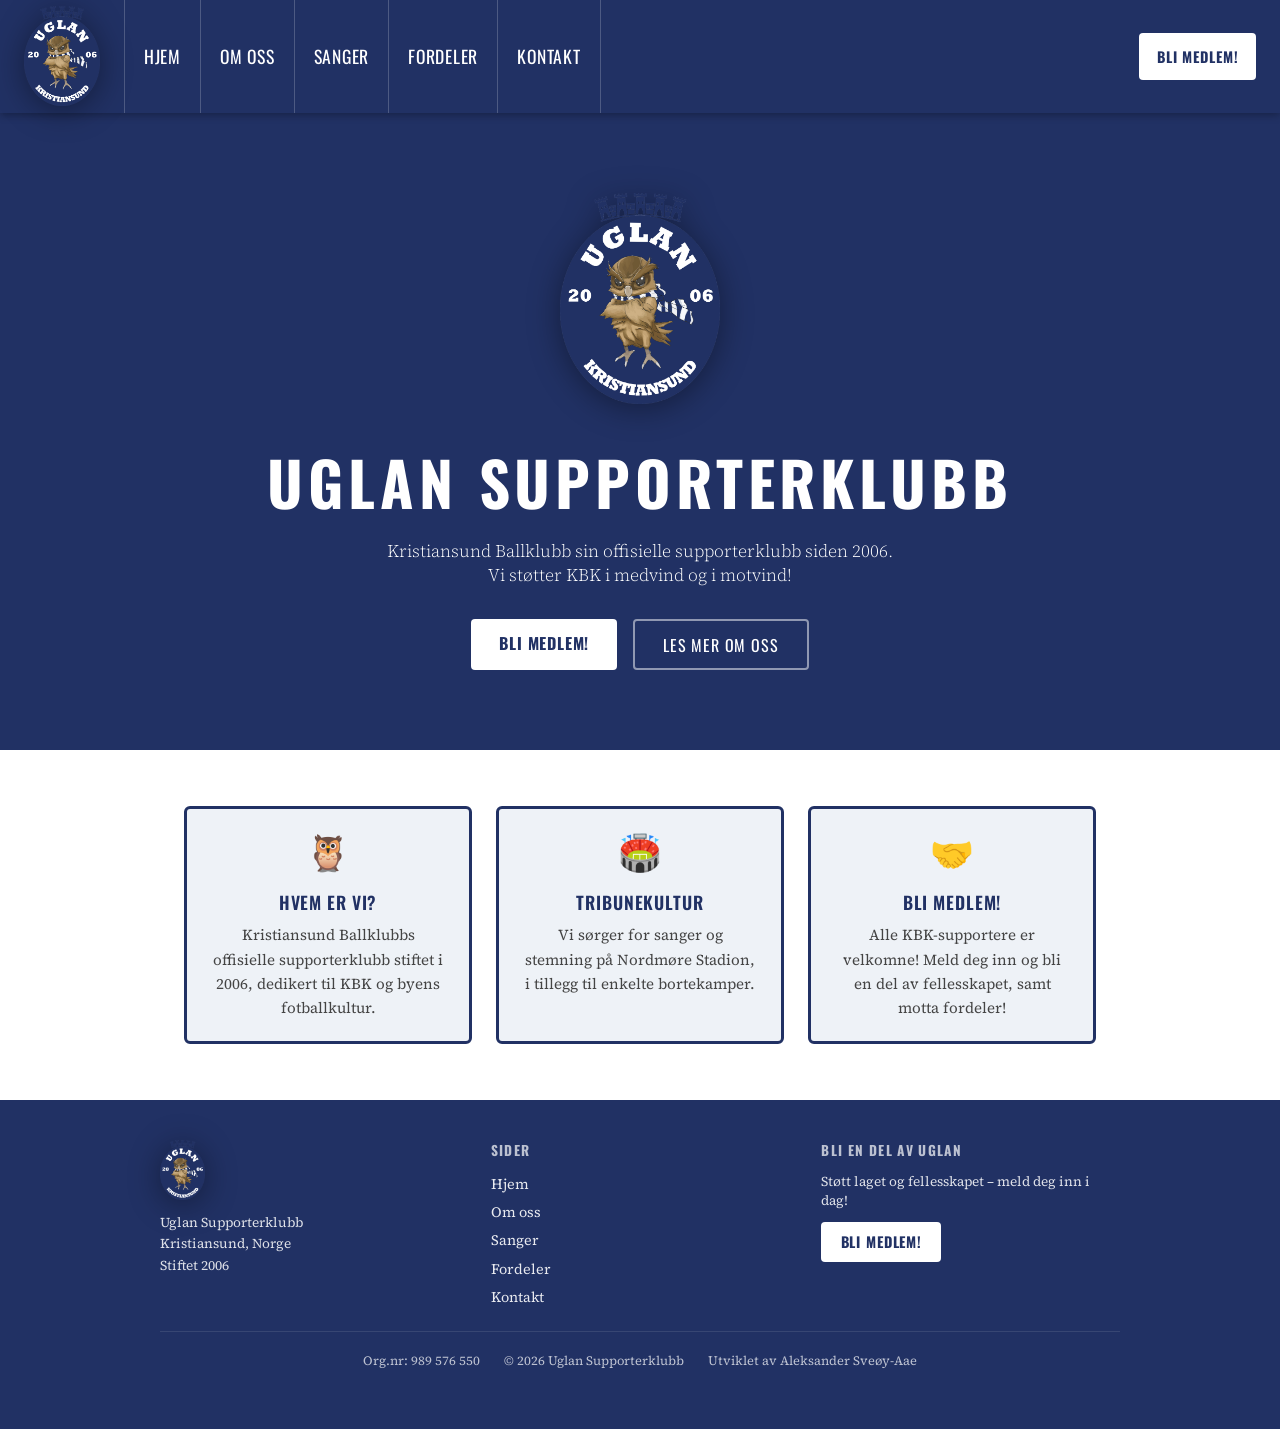
<file: index.html>
<!DOCTYPE html>
<html lang="no">
<head>
  <meta charset="UTF-8" />
  <meta name="viewport" content="width=device-width, initial-scale=1.0" />
  <title>Uglan Supporterklubb</title>
  <meta name="description" content="Uglan Supporterklubb – offisiell supporterklubb for Kristiansund BK siden 2006." />
  <link rel="apple-touch-icon" sizes="180x180" href="/apple-touch-icon.png">
  <link rel="icon" type="image/png" sizes="32x32" href="/favicon-32x32.png">
  <link rel="icon" type="image/png" sizes="16x16" href="/favicon-16x16.png">
  <link rel="manifest" href="/site.webmanifest">
  <link rel="stylesheet" href="css/style.css" />
</head>
<body>
  <!-- NAVBAR -->
  <nav class="navbar">
    <div class="nav-logo-container">
      <a class="nav-logo" href="index.html">
        <img src="img/logo.png" alt="Uglan logo" />

      </a>
    </div>
    <ul class="nav-links">
      <li><a href="index.html">Hjem</a></li>
      <li><a href="pages/om-oss.html">Om oss</a></li>
      <li><a href="pages/sanger.html">Sanger</a></li>
      <li><a href="pages/fordeler.html">Fordeler</a></li>
      <li><a href="pages/kontakt.html">Kontakt</a></li>
    </ul>
    <div class="nav-member">
      <a href="https://club.spond.com/landing/signup/uglansk/form/C18963B2721E4F938F3364AB05FD30AA" target="_blank" class="btn-member">Bli medlem!</a>
    </div>
    <button class="hamburger" id="hamburger" aria-label="Meny" aria-expanded="false">
      <span></span><span></span><span></span>
    </button>

    <!-- MOBIL-MENY -->
    <nav class="nav-mobile" id="nav-mobile" aria-label="Mobilmeny">
      <a href="index.html">Hjem</a>
      <a href="pages/om-oss.html">Om oss</a>
      <a href="pages/sanger.html">Sanger</a>
      <a href="pages/fordeler.html">Fordeler</a>
      <a href="pages/kontakt.html">Kontakt</a>
    </nav>
  </nav>
  <!-- MAIN CONTENT -->
  <main>
    <!-- HERO -->
    <section class="hero">
      <img class="hero-logo" src="img/logo.png" alt="Uglan Supporterklubb logo" />
      <h1>UGLAN SUPPORTERKLUBB</h1>
      <p>Kristiansund Ballklubb sin offisielle supporterklubb siden 2006.<br>Vi støtter KBK i medvind og i motvind!</p>
      <div class="hero-actions">
        <a href="https://club.spond.com/landing/signup/uglansk/form/C18963B2721E4F938F3364AB05FD30AA" target="_blank" class="btn-primary">Bli medlem!</a>
        <a href="pages/om-oss.html" class="btn-secondary">Les mer om oss</a>
      </div>
    </section>

    <!-- INFOKORT -->
    <div class="cards">
      <div class="card">
        <div class="card-icon">🦉</div>
        <h3>Hvem er vi?</h3>
        <p>Kristiansund Ballklubbs offisielle supporterklubb stiftet i 2006, dedikert til KBK og byens fotballkultur.</p>
      </div>
      <div class="card">
        <div class="card-icon">🏟️</div>
        <h3>Tribunekultur</h3>
        <p>Vi sørger for sanger og stemning på Nordmøre Stadion, i tillegg til enkelte bortekamper.</p>
      </div>
      <div class="card">
        <div class="card-icon">🤝</div>
        <h3>Bli medlem!</h3>
        <p>Alle KBK-supportere er velkomne! Meld deg inn og bli en del av fellesskapet, samt motta fordeler!</p>
      </div>
    </div>
  </main>
  <!-- FOOTER -->
  <footer>
    <div class="footer-inner">
      <div class="footer-brand">
        <img src="img/logo.png" alt="Uglan logo" />
        <p>Uglan Supporterklubb<br />Kristiansund, Norge<br />Stiftet 2006</p>
      </div>
      <div class="footer-links">
        <h4>Sider</h4>
        <ul>
          <li><a href="index.html">Hjem</a></li>
          <li><a href="pages/om-oss.html">Om oss</a></li>
          <li><a href="pages/sanger.html">Sanger</a></li>
          <li><a href="pages/fordeler.html">Fordeler</a></li>
          <li><a href="pages/kontakt.html">Kontakt</a></li>
        </ul>
      </div>
      <div class="footer-member">
        <h4>Bli en del av Uglan</h4>
        <p>Støtt laget og fellesskapet – meld deg inn i dag!</p>
        <a href="https://club.spond.com/landing/signup/uglansk/form/C18963B2721E4F938F3364AB05FD30AA" target="_blank" class="btn-footer-member">Bli medlem!</a>
      </div>
    </div>
    <div class="footer-bottom">
      <span><a href="https://virksomhet.brreg.no/nb/oppslag/enheter/989576550" target="_blank">Org.nr: 989 576 550</a></span>
      <span>© <script>document.write(new Date().getFullYear())</script> Uglan Supporterklubb</span>
      <span class="credit">Utviklet av Aleksander Sveøy-Aae</span>
    </div>
  </footer>

  <script>
    const btn = document.getElementById('hamburger');
    const menu = document.getElementById('nav-mobile');
    btn.addEventListener('click', () => {
      const open = menu.classList.toggle('open');
      btn.classList.toggle('open', open);
      btn.setAttribute('aria-expanded', open);
    });
  </script>
</body>
</html>
</file>
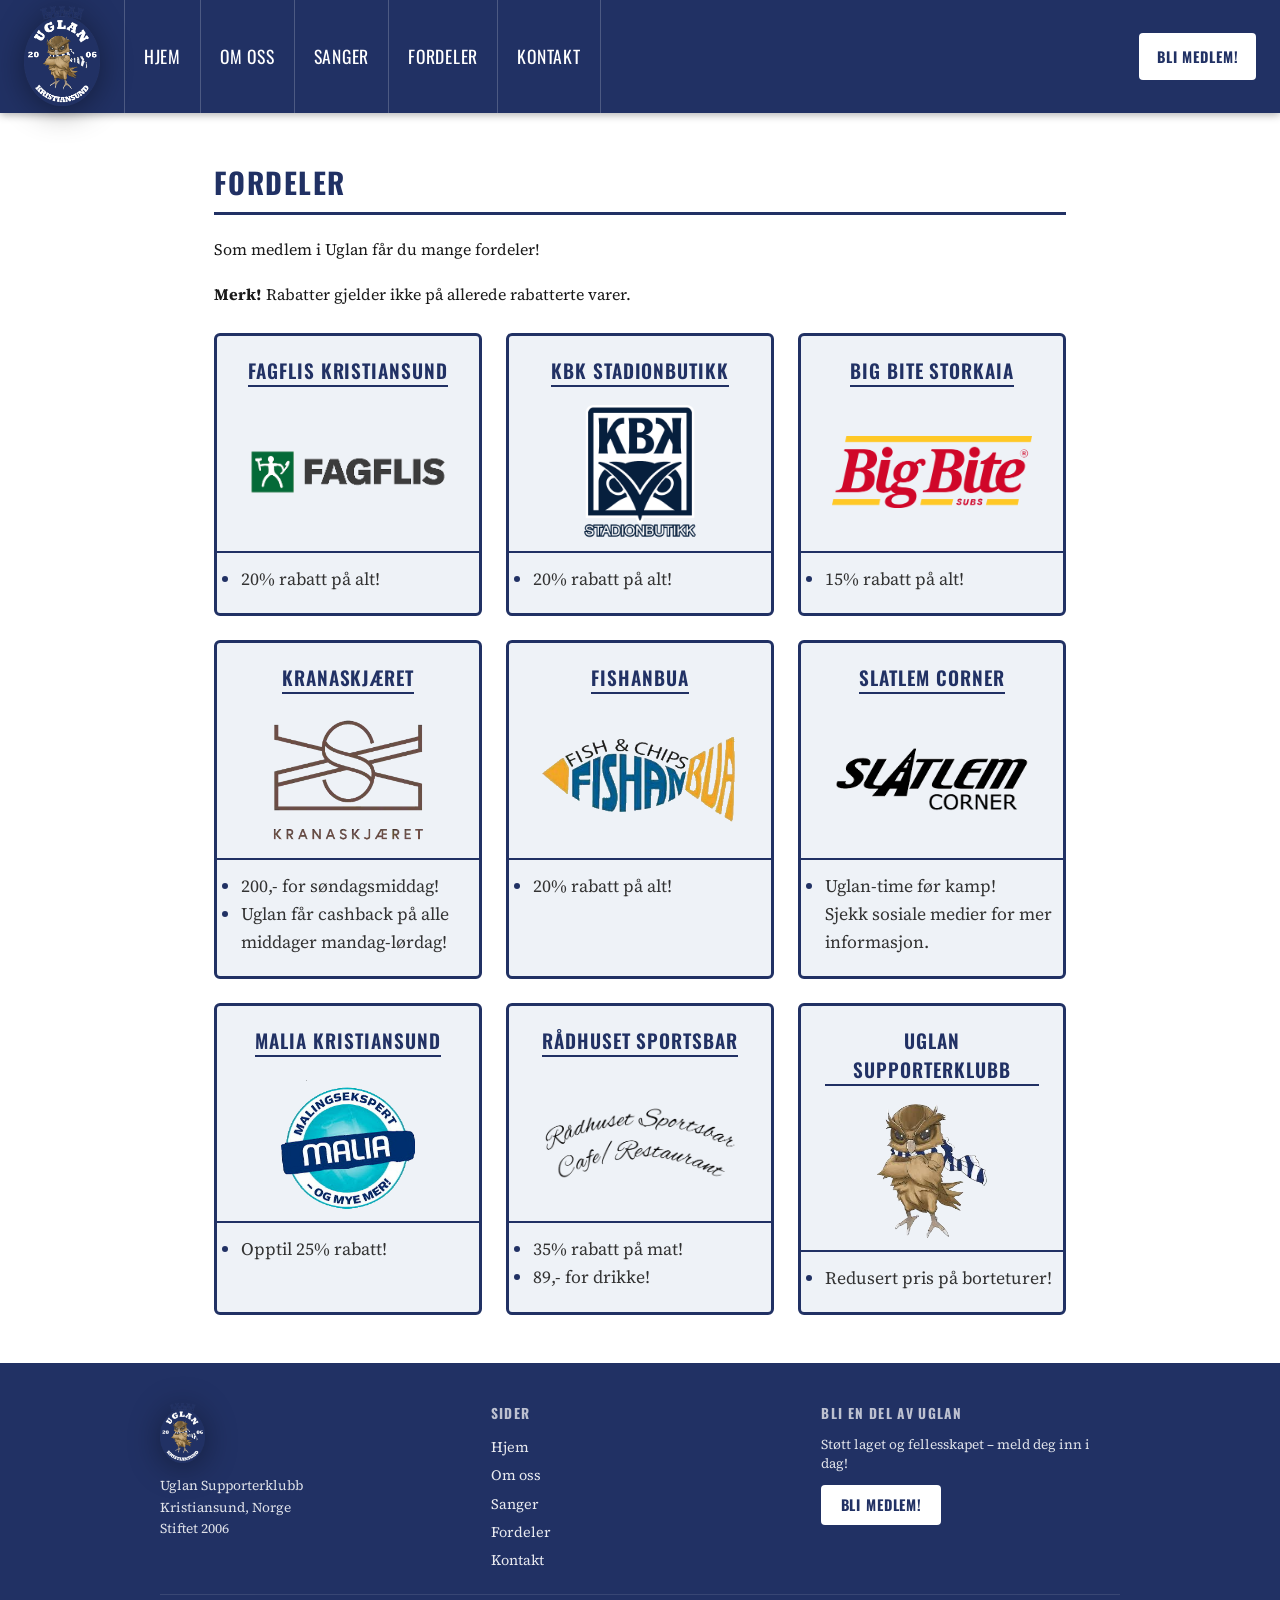
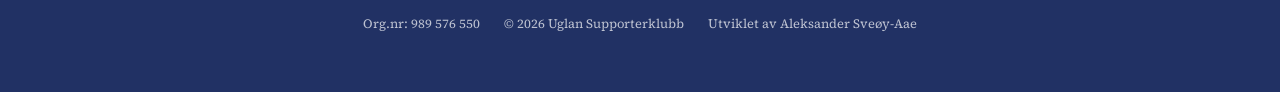
<file: pages/fordeler.html>
<!DOCTYPE html>
<html lang="no">
<head>
  <meta charset="UTF-8" />
  <meta name="viewport" content="width=device-width, initial-scale=1.0" />
  <title>Fordeler – Uglan Supporterklubb</title>
  <link rel="apple-touch-icon" sizes="180x180" href="/apple-touch-icon.png">
  <link rel="icon" type="image/png" sizes="32x32" href="/favicon-32x32.png">
  <link rel="icon" type="image/png" sizes="16x16" href="/favicon-16x16.png">
  <link rel="manifest" href="/site.webmanifest">
  <link rel="stylesheet" href="../css/style.css" />
</head>
<body>

  <!-- NAVBAR -->
  <nav class="navbar">
    <div class="nav-logo-container">
      <a class="nav-logo" href="/index.html">
        <img src="../img/logo.png" alt="Uglan logo" />
      </a>
    </div>
    <ul class="nav-links">
      <li><a href="/index.html">Hjem</a></li>
      <li><a href="om-oss.html">Om oss</a></li>
      <li><a href="sanger.html">Sanger</a></li>
      <li><a href="fordeler.html">Fordeler</a></li>
      <li><a href="kontakt.html">Kontakt</a></li>
    </ul>
    <div class="nav-member">
      <a href="https://club.spond.com/landing/signup/uglansk/form/C18963B2721E4F938F3364AB05FD30AA" target="_blank" class="btn-member">Bli medlem!</a>
    </div>
    <button class="hamburger" id="hamburger" aria-label="Meny" aria-expanded="false">
      <span></span><span></span><span></span>
    </button>

    <!-- MOBIL-MENY -->
    <nav class="nav-mobile" id="nav-mobile" aria-label="Mobilmeny">
      <a href="/index.html">Hjem</a>
      <a href="om-oss.html">Om oss</a>
      <a href="sanger.html">Sanger</a>
      <a href="fordeler.html">Fordeler</a>
      <a href="kontakt.html">Kontakt</a>
    </nav>
  </nav>

  <!-- MAIN CONTENT -->
  <main class="section">
    <h2>Fordeler</h2>
    <p class="description">Som medlem i Uglan får du mange fordeler!</p>
    <p><strong>Merk!</strong> Rabatter gjelder ikke på allerede rabatterte varer.</p>

    <div class="advantages-container">
      <a href="https://fagflis.no/butikk/fagflis-kristiansund-n/" class="advantages-box" target="_blank" rel="noopener">
        <h3>Fagflis Kristiansund</h3>
        <img src="../img/fagflis_logo.png" alt="Fagflis logo">
        <ul>
          <li>20% rabatt på alt!</li>
        </ul>
      </a>

      <a href="https://kbkshop.no/om-kbk-supportershop/" class="advantages-box" target="_blank" rel="noopener">
        <h3>KBK Stadionbutikk</h3>
        <img src="../img/kbk_stadionbutikk_logo.png" alt="KBK logo">
        <ul>
          <li>20% rabatt på alt!</li>
        </ul>
      </a>

      <a href="https://www.facebook.com/BBstorkaia/?locale=nb_NO" class="advantages-box" target="_blank" rel="noopener">
        <h3>Big Bite Storkaia</h3>
        <img src="../img/big_bite_logo.png" alt="Big Bite logo">
        <ul>
          <li>15% rabatt på alt!</li>
        </ul>
      </a>

      <a href="https://www.kranaskjaeret.no/" class="advantages-box" target="_blank" rel="noopener">
        <h3>Kranaskjæret</h3>
        <img src="../img/kranaskjaeret_logo.png" alt="Kranaskjæret logo">
        <ul>
          <li>200,- for søndagsmiddag!</li>
          <li>Uglan får cashback på alle middager mandag-lørdag!</li>
        </ul>
      </a>

      <a href="https://www.facebook.com/fishanbua/?locale=nb_NO" class="advantages-box" target="_blank" rel="noopener">
        <h3>Fishanbua</h3>
        <img src="../img/fishanbua_logo.png" alt="Fishanbua logo">
        <ul>
          <li>20% rabatt på alt!</li>
        </ul>
      </a>

      <a href="https://www.kristiansundbk.no/nyheter/velkommen-til-nye-slatlem-corner" class="advantages-box" target="_blank" rel="noopener">
        <h3>Slatlem Corner</h3>
        <img src="../img/slatlem_corner_logo.png" alt="Slatlem Corner logo">
        <ul>
          <li>Uglan-time før kamp!<br>Sjekk sosiale medier for mer informasjon.</li>
        </ul>
      </a>

      <a href="https://www.maliakristiansund.no/" class="advantages-box" target="_blank" rel="noopener">
        <h3>Malia Kristiansund</h3>
        <img src="../img/malia_logo.png" alt="Malia logo">
        <ul>
          <li>Opptil 25% rabatt!</li>
        </ul>
      </a>

      <a href="https://planakafe.no/radhus-sportsbar/" class="advantages-box" target="_blank" rel="noopener">
        <h3>Rådhuset Sportsbar</h3>
        <img src="../img/raadhuset_sportsbar_logo.png" alt="Rådhuset Sportsbar logo">
        <ul>
          <li>35% rabatt på mat!</li>
          <li>89,- for drikke!</li>
        </ul>
      </a>

      <div class="advantages-box">
        <h3>Uglan Supporterklubb</h3>
        <img src="../img/ulrik.png" alt="Uglan logo">
        <ul>
          <li>Redusert pris på borteturer!</li>
        </ul>
      </div>
    </div>
  </main>

  <!-- FOOTER -->
  <footer>
    <div class="footer-inner">
      <div class="footer-brand">
        <img src="../img/logo.png" alt="Uglan logo" />
        <p>Uglan Supporterklubb<br />Kristiansund, Norge<br />Stiftet 2006</p>
      </div>
      <div class="footer-links">
        <h4>Sider</h4>
        <ul>
          <li><a href="/index.html">Hjem</a></li>
          <li><a href="om-oss.html">Om oss</a></li>
          <li><a href="sanger.html">Sanger</a></li>
          <li><a href="fordeler.html">Fordeler</a></li>
          <li><a href="kontakt.html">Kontakt</a></li>
        </ul>
      </div>
      <div class="footer-member">
        <h4>Bli en del av Uglan</h4>
        <p>Støtt laget og fellesskapet – meld deg inn i dag!</p>
        <a href="https://club.spond.com/landing/signup/uglansk/form/C18963B2721E4F938F3364AB05FD30AA" target="_blank" class="btn-footer-member">Bli medlem!</a>
      </div>
    </div>
    <div class="footer-bottom">
      <span><a href="https://virksomhet.brreg.no/nb/oppslag/enheter/989576550" target="_blank">Org.nr: 989 576 550</a></span>
      <span>© <script>document.write(new Date().getFullYear())</script> Uglan Supporterklubb</span>
      <span class="credit">Utviklet av Aleksander Sveøy-Aae</span>
    </div>
  </footer>

  <script>
    const btn = document.getElementById('hamburger');
    const menu = document.getElementById('nav-mobile');
    btn.addEventListener('click', () => {
      const open = menu.classList.toggle('open');
      btn.classList.toggle('open', open);
      btn.setAttribute('aria-expanded', open);
    });
  </script>
</body>
</html>
</file>
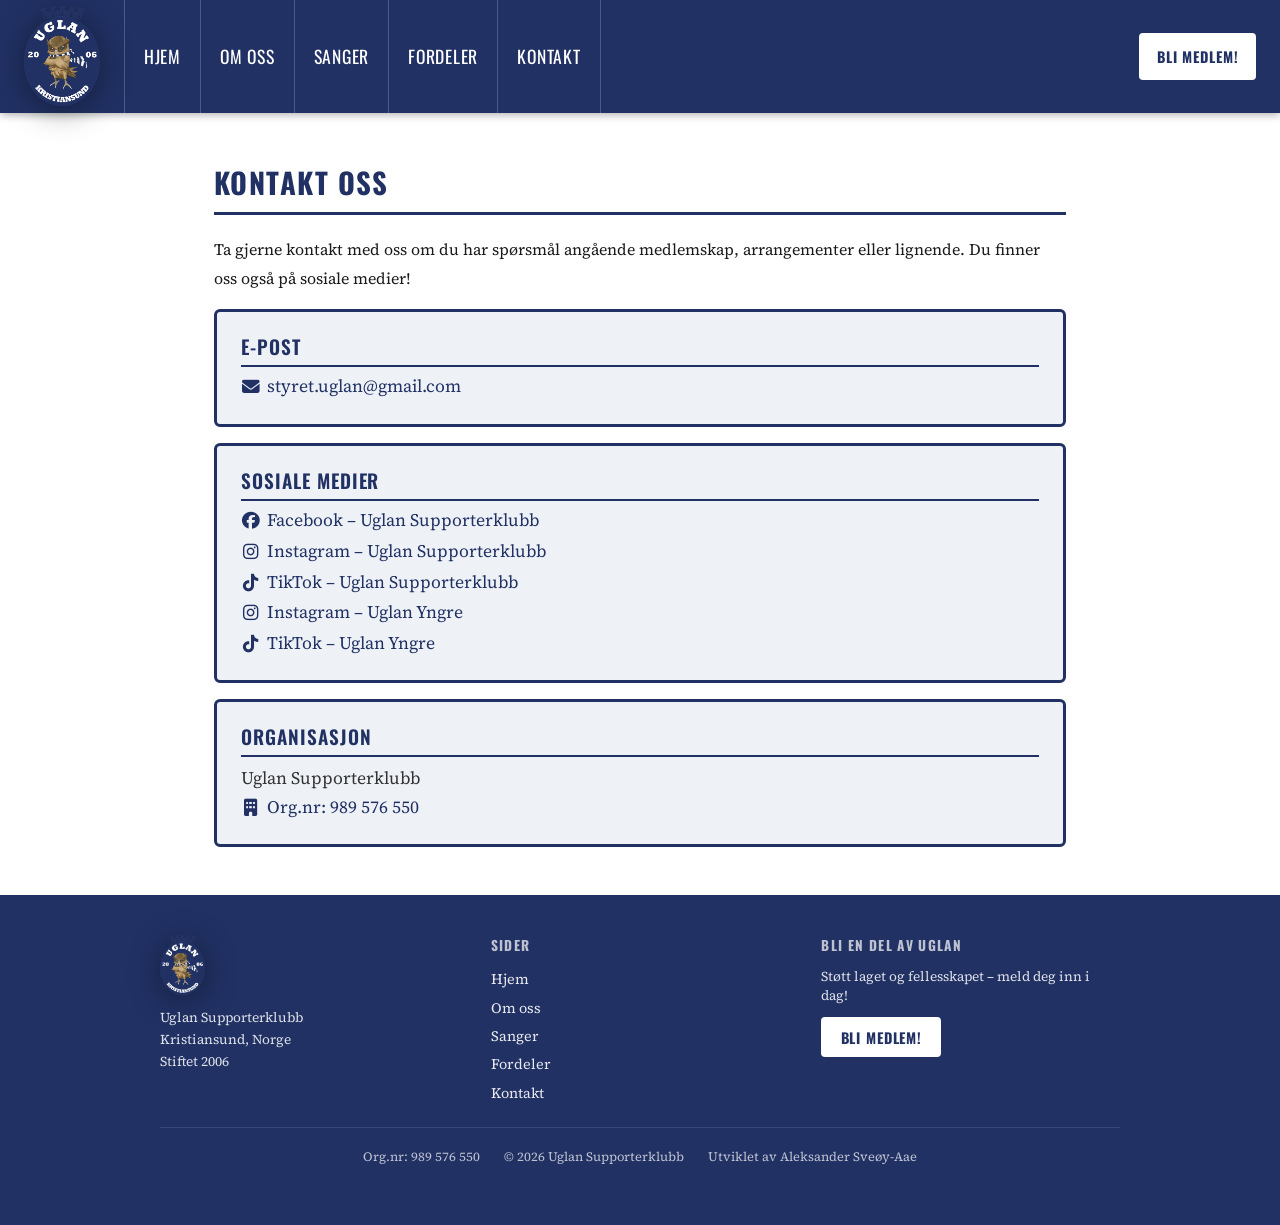
<file: pages/kontakt.html>
<!DOCTYPE html>
<html lang="no">
<head>
  <meta charset="UTF-8" />
  <meta name="viewport" content="width=device-width, initial-scale=1.0" />
  <title>Kontakt – Uglan Supporterklubb</title>
  <link rel="apple-touch-icon" sizes="180x180" href="/apple-touch-icon.png">
  <link rel="icon" type="image/png" sizes="32x32" href="/favicon-32x32.png">
  <link rel="icon" type="image/png" sizes="16x16" href="/favicon-16x16.png">
  <link rel="manifest" href="/site.webmanifest">
  <link rel="stylesheet" href="../css/style.css"/>
  <link rel="stylesheet" href="https://cdnjs.cloudflare.com/ajax/libs/font-awesome/6.5.0/css/all.min.css" />

</head>
<body>

  <!-- NAVBAR -->
  <nav class="navbar">
    <div class="nav-logo-container">
      <a class="nav-logo" href="/index.html">
        <img src="../img/logo.png" alt="Uglan logo" />
      </a>
    </div>
    <ul class="nav-links">
      <li><a href="/index.html">Hjem</a></li>
      <li><a href="om-oss.html">Om oss</a></li>
      <li><a href="sanger.html">Sanger</a></li>
      <li><a href="fordeler.html">Fordeler</a></li>
      <li><a href="kontakt.html">Kontakt</a></li>
    </ul>
    <div class="nav-member">
      <a href="https://club.spond.com/landing/signup/uglansk/form/C18963B2721E4F938F3364AB05FD30AA" target="_blank" class="btn-member">Bli medlem!</a>
    </div>
    <button class="hamburger" id="hamburger" aria-label="Meny" aria-expanded="false">
      <span></span><span></span><span></span>
    </button>

    <!-- MOBIL-MENY -->
    <nav class="nav-mobile" id="nav-mobile" aria-label="Mobilmeny">
      <a href="/index.html">Hjem</a>
      <a href="om-oss.html">Om oss</a>
      <a href="sanger.html">Sanger</a>
      <a href="fordeler.html">Fordeler</a>
      <a href="kontakt.html">Kontakt</a>
    </nav>
  </nav>

  <!-- MAIN CONTENT -->
  <main class="section">
    <h2>Kontakt oss</h2>
    <p class="description">Ta gjerne kontakt med oss om du har spørsmål angående medlemskap, arrangementer eller lignende. Du finner oss også på sosiale medier!</p>

    <div class="contact-grid">
      <div class="contact-box">
        <h3>E-post</h3>
        <p>
          <a href="mailto:styret.uglan@gmail.com">
            <i class="fa-solid fa-envelope"></i><span>styret.uglan@gmail.com</span>
          </a>
        </p>
      </div>
      <div class="contact-box">
        <h3>Sosiale medier</h3>
        <p>
          <a href="https://www.facebook.com/UglanSupporterklubbKristiansund" target="_blank"><i class="fa-brands fa-facebook"></i><span>Facebook – Uglan Supporterklubb</span></a><br>
          <a href="https://www.instagram.com/uglan_kristiansund/" target="_blank"><i class="fa-brands fa-instagram"></i><span>Instagram – Uglan Supporterklubb</span></a><br>
          <a href="https://www.tiktok.com/@uglansupporterklubb" target="_blank"><i class="fa-brands fa-tiktok"></i><span>TikTok – Uglan Supporterklubb</span></a><br>
          <a href="https://www.instagram.com/uglanyngre/" target="_blank"><i class="fa-brands fa-instagram"></i><span>Instagram – Uglan Yngre</span></a><br>
          <a href="https://www.tiktok.com/@uglan.yngre" target="_blank"><i class="fa-brands fa-tiktok"></i><span>TikTok – Uglan Yngre</span></a>
        </p>
      </div>
      <div class="contact-box">
        <h3>Organisasjon</h3>
        <p>
          Uglan Supporterklubb<br>
          <a href="https://virksomhet.brreg.no/nb/oppslag/enheter/989576550" target="_blank">
            <i class="fa-solid fa-building"></i><span>Org.nr: 989 576 550</span>
          </a>
        </p>
      </div>
    </div>
  </main>

  <!-- FOOTER -->
  <footer>
    <div class="footer-inner">
      <div class="footer-brand">
        <img src="../img/logo.png" alt="Uglan logo" />
        <p>Uglan Supporterklubb<br />Kristiansund, Norge<br />Stiftet 2006</p>
      </div>
      <div class="footer-links">
        <h4>Sider</h4>
        <ul>
          <li><a href="/index.html">Hjem</a></li>
          <li><a href="om-oss.html">Om oss</a></li>
          <li><a href="sanger.html">Sanger</a></li>
          <li><a href="fordeler.html">Fordeler</a></li>
          <li><a href="kontakt.html">Kontakt</a></li>
        </ul>
      </div>
      <div class="footer-member">
        <h4>Bli en del av Uglan</h4>
        <p>Støtt laget og fellesskapet – meld deg inn i dag!</p>
        <a href="https://club.spond.com/landing/signup/uglansk/form/C18963B2721E4F938F3364AB05FD30AA" target="_blank" class="btn-footer-member">Bli medlem!</a>
      </div>
    </div>
    <div class="footer-bottom">
      <span><a href="https://virksomhet.brreg.no/nb/oppslag/enheter/989576550" target="_blank">Org.nr: 989 576 550</a></span>
      <span>© <script>document.write(new Date().getFullYear())</script> Uglan Supporterklubb</span>
      <span class="credit">Utviklet av Aleksander Sveøy-Aae</span>
    </div>
  </footer>

  <script>
    const btn = document.getElementById('hamburger');
    const menu = document.getElementById('nav-mobile');
    btn.addEventListener('click', () => {
      const open = menu.classList.toggle('open');
      btn.classList.toggle('open', open);
      btn.setAttribute('aria-expanded', open);
    });
  </script>
</body>
</html>
</file>
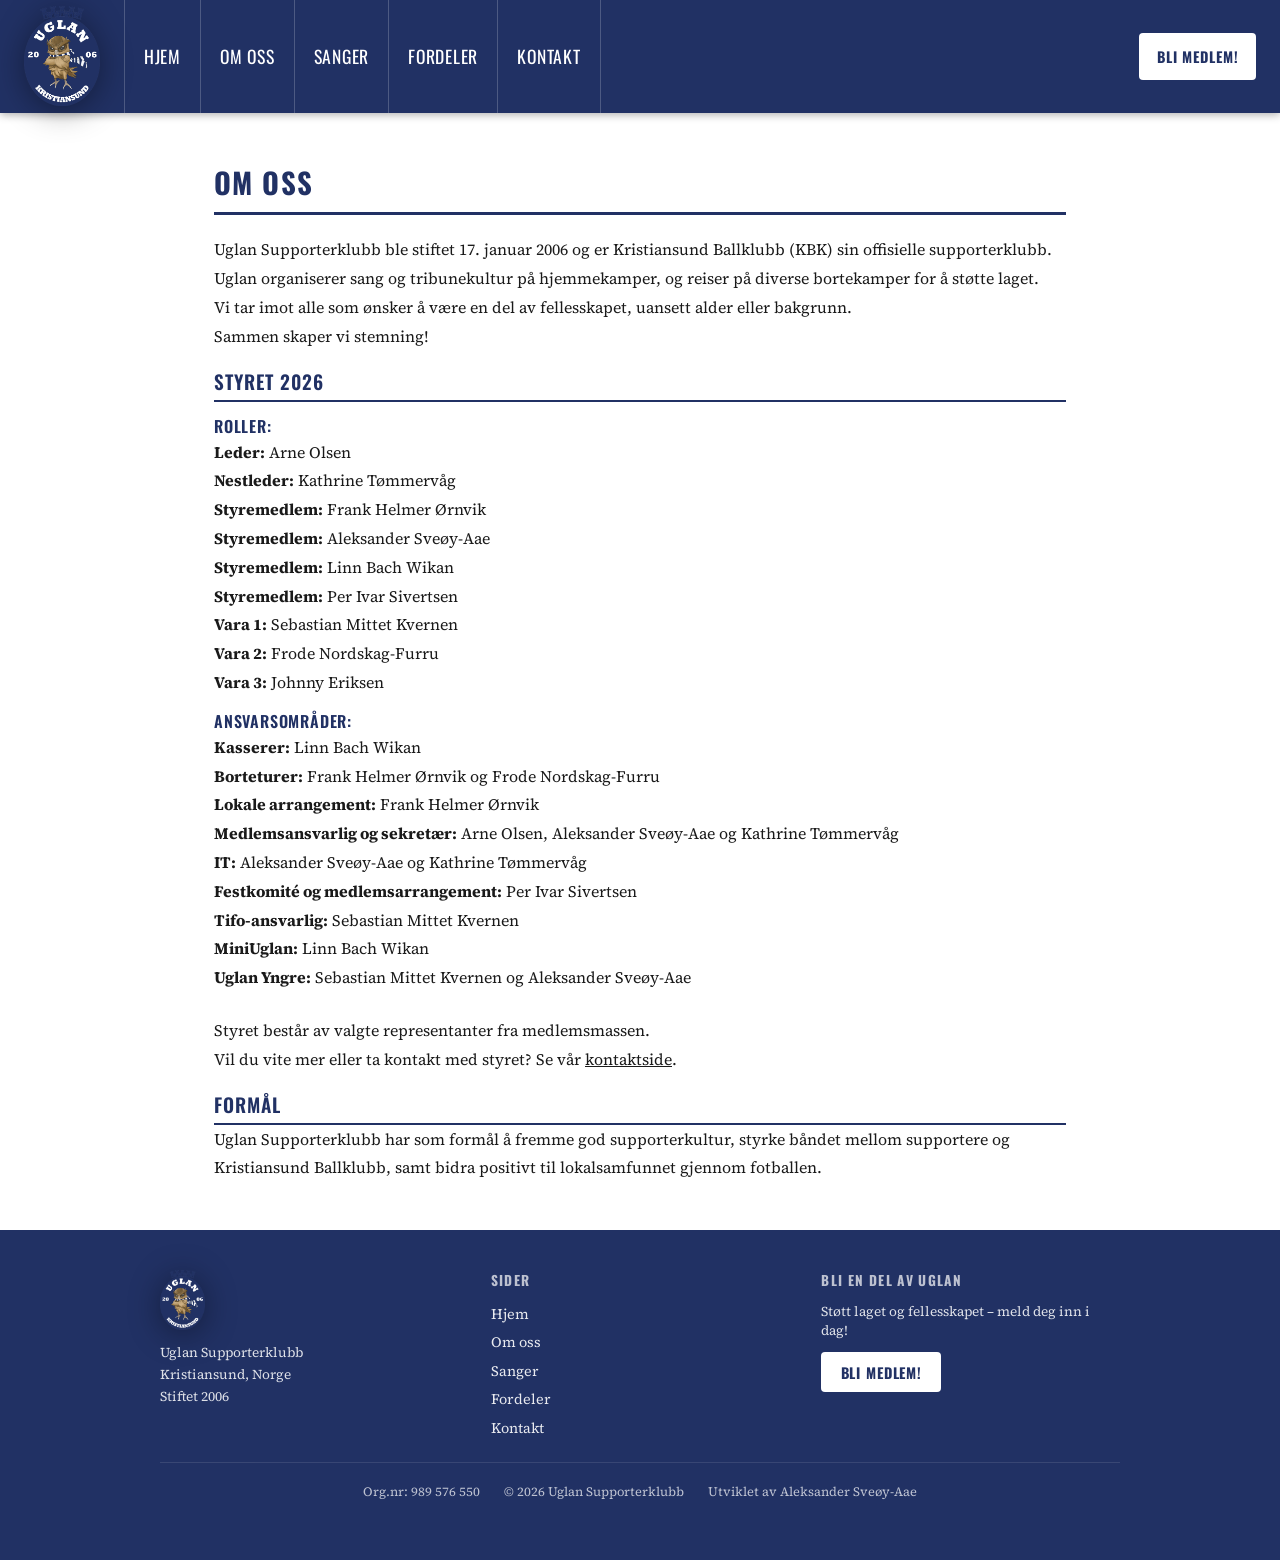
<file: pages/om-oss.html>
<!DOCTYPE html>
<html lang="no">
<head>
  <meta charset="UTF-8" />
  <meta name="viewport" content="width=device-width, initial-scale=1.0" />
  <title>Om oss – Uglan Supporterklubb</title>
  <link rel="apple-touch-icon" sizes="180x180" href="/apple-touch-icon.png">
  <link rel="icon" type="image/png" sizes="32x32" href="/favicon-32x32.png">
  <link rel="icon" type="image/png" sizes="16x16" href="/favicon-16x16.png">
  <link rel="manifest" href="/site.webmanifest">
  <link rel="stylesheet" href="../css/style.css" />
</head>
<body>

  <!-- NAVBAR -->
  <nav class="navbar">
    <div class="nav-logo-container">
      <a class="nav-logo" href="/index.html">
        <img src="../img/logo.png" alt="Uglan logo" />
      </a>
    </div>
    <ul class="nav-links">
      <li><a href="/index.html">Hjem</a></li>
      <li><a href="om-oss.html">Om oss</a></li>
      <li><a href="sanger.html">Sanger</a></li>
      <li><a href="fordeler.html">Fordeler</a></li>
      <li><a href="kontakt.html">Kontakt</a></li>
    </ul>
    <div class="nav-member">
      <a href="https://club.spond.com/landing/signup/uglansk/form/C18963B2721E4F938F3364AB05FD30AA" target="_blank" class="btn-member">Bli medlem!</a>
    </div>
    <button class="hamburger" id="hamburger" aria-label="Meny" aria-expanded="false">
      <span></span><span></span><span></span>
    </button>

    <!-- MOBIL-MENY -->
    <nav class="nav-mobile" id="nav-mobile" aria-label="Mobilmeny">
      <a href="/index.html">Hjem</a>
      <a href="om-oss.html">Om oss</a>
      <a href="sanger.html">Sanger</a>
      <a href="fordeler.html">Fordeler</a>
      <a href="kontakt.html">Kontakt</a>
    </nav>
  </nav>

  <!-- MAIN CONTENT -->
  <main class="section">
    <h2>Om oss</h2>

    <div class="about-content">
      <p>
        Uglan Supporterklubb ble stiftet 17. januar 2006 og er Kristiansund Ballklubb (KBK) sin offisielle supporterklubb.
      </p>
      <p>
        Uglan organiserer sang og tribunekultur på hjemmekamper, og reiser på diverse bortekamper for å støtte laget.
      </p>
      <p>
        Vi tar imot alle som ønsker å være en del av fellesskapet, uansett alder eller bakgrunn.<br>Sammen skaper vi stemning!
      </p>
      <h3>Styret 2026</h3>
      <h4>Roller:</h4>
      <p>
        <strong>Leder:</strong> Arne Olsen<br>
        <strong>Nestleder:</strong> Kathrine Tømmervåg<br>
        <strong>Styremedlem:</strong> Frank Helmer Ørnvik<br>
        <strong>Styremedlem:</strong> Aleksander Sveøy-Aae<br>
        <strong>Styremedlem:</strong> Linn Bach Wikan<br>
        <strong>Styremedlem:</strong> Per Ivar Sivertsen<br>
        <strong>Vara 1:</strong> Sebastian Mittet Kvernen<br>
        <strong>Vara 2:</strong> Frode Nordskag-Furru<br>
        <strong>Vara 3:</strong> Johnny Eriksen<br>
      </p>
      <h4>Ansvarsområder:</h4>
      <p>
        <strong>Kasserer:</strong> Linn Bach Wikan<br>
        <strong>Borteturer:</strong> Frank Helmer Ørnvik og Frode Nordskag-Furru<br>
        <strong>Lokale arrangement:</strong> Frank Helmer Ørnvik<br>
        <strong>Medlemsansvarlig og sekretær:</strong> Arne Olsen, Aleksander Sveøy-Aae og Kathrine Tømmervåg<br>
        <strong>IT:</strong> Aleksander Sveøy-Aae og Kathrine Tømmervåg<br>
        <strong>Festkomité og medlemsarrangement:</strong> Per Ivar Sivertsen<br>
        <strong>Tifo-ansvarlig:</strong> Sebastian Mittet Kvernen<br>
        <strong>MiniUglan:</strong> Linn Bach Wikan<br>
        <strong>Uglan Yngre:</strong> Sebastian Mittet Kvernen og Aleksander Sveøy-Aae<br>
      </p>
      <p class="additional-info">
        Styret består av valgte representanter fra medlemsmassen.<br>
        Vil du vite mer eller ta kontakt med styret? Se vår <a href="kontakt.html">kontaktside</a>.
      </p>

      <h3>Formål</h3>
      <p>
        Uglan Supporterklubb har som formål å fremme god supporterkultur, styrke båndet mellom
        supportere og Kristiansund Ballklubb, samt bidra positivt til lokalsamfunnet gjennom fotballen.
      </p>
    </div>
  </main>

  <!-- FOOTER -->
  <footer>
    <div class="footer-inner">
      <div class="footer-brand">
        <img src="../img/logo.png" alt="Uglan logo" />
        <p>Uglan Supporterklubb<br />Kristiansund, Norge<br />Stiftet 2006</p>
      </div>
      <div class="footer-links">
        <h4>Sider</h4>
        <ul>
          <li><a href="/index.html">Hjem</a></li>
          <li><a href="om-oss.html">Om oss</a></li>
          <li><a href="sanger.html">Sanger</a></li>
          <li><a href="fordeler.html">Fordeler</a></li>
          <li><a href="kontakt.html">Kontakt</a></li>
        </ul>
      </div>
      <div class="footer-member">
        <h4>Bli en del av Uglan</h4>
        <p>Støtt laget og fellesskapet – meld deg inn i dag!</p>
        <a href="https://club.spond.com/landing/signup/uglansk/form/C18963B2721E4F938F3364AB05FD30AA" target="_blank" class="btn-footer-member">Bli medlem!</a>
      </div>
    </div>
    <div class="footer-bottom">
      <span><a href="https://virksomhet.brreg.no/nb/oppslag/enheter/989576550" target="_blank">Org.nr: 989 576 550</a></span>
      <span>© <script>document.write(new Date().getFullYear())</script> Uglan Supporterklubb</span>
      <span class="credit">Utviklet av Aleksander Sveøy-Aae</span>
    </div>
  </footer>

  <script>
    const btn = document.getElementById('hamburger');
    const menu = document.getElementById('nav-mobile');
    btn.addEventListener('click', () => {
      const open = menu.classList.toggle('open');
      btn.classList.toggle('open', open);
      btn.setAttribute('aria-expanded', open);
    });
  </script>
</body>
</html>
</file>
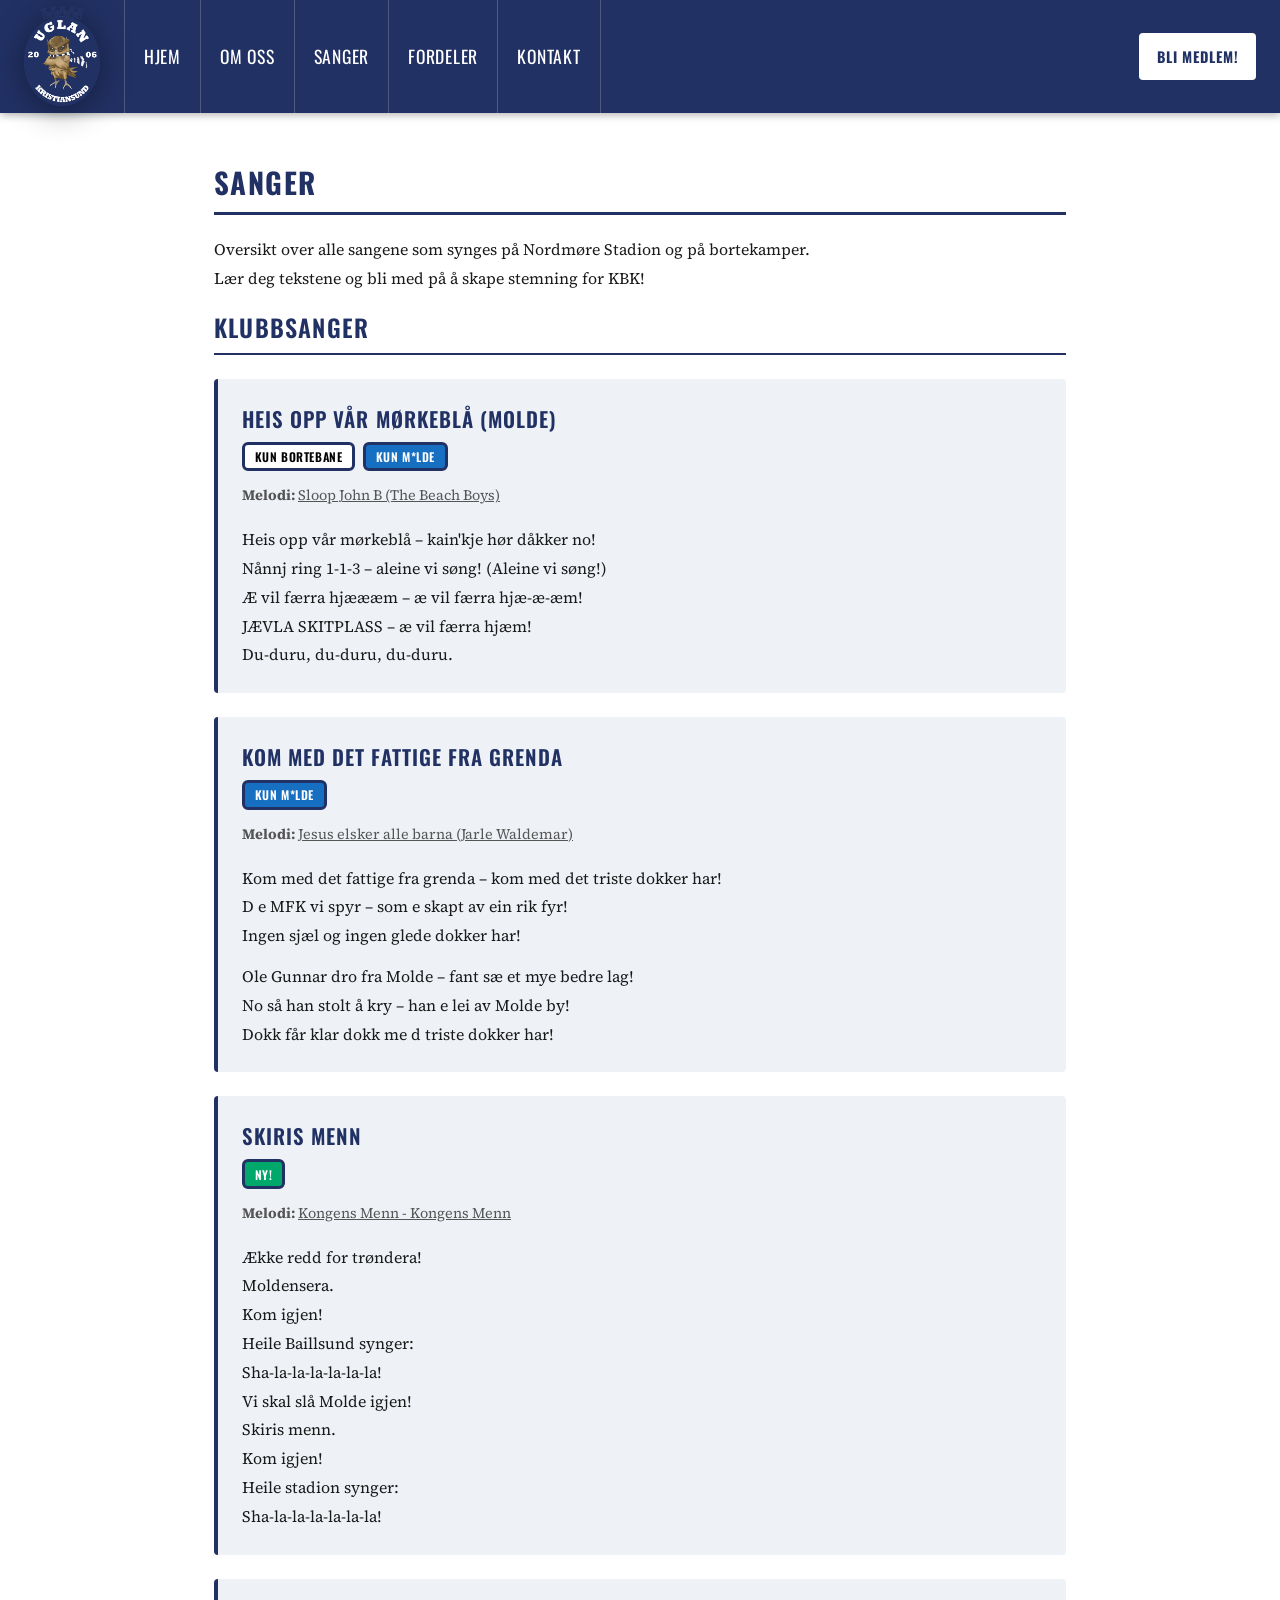
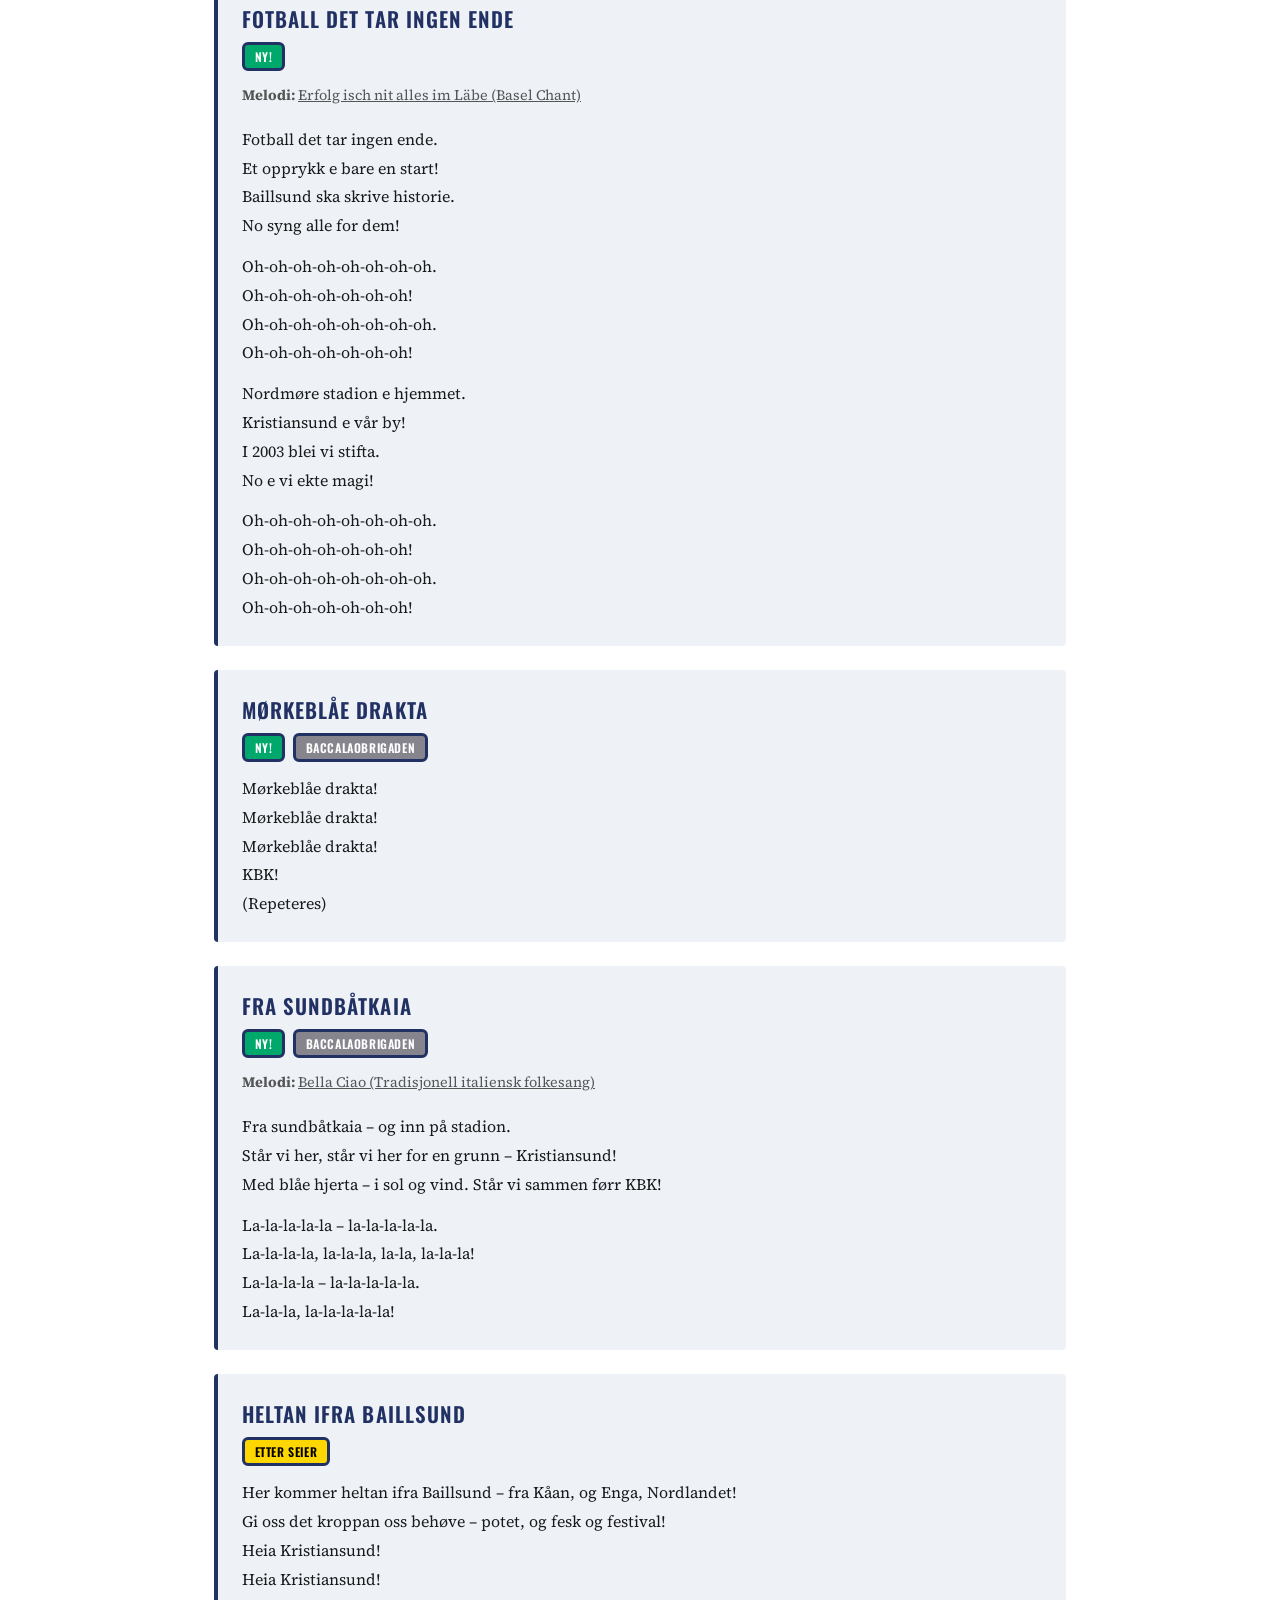
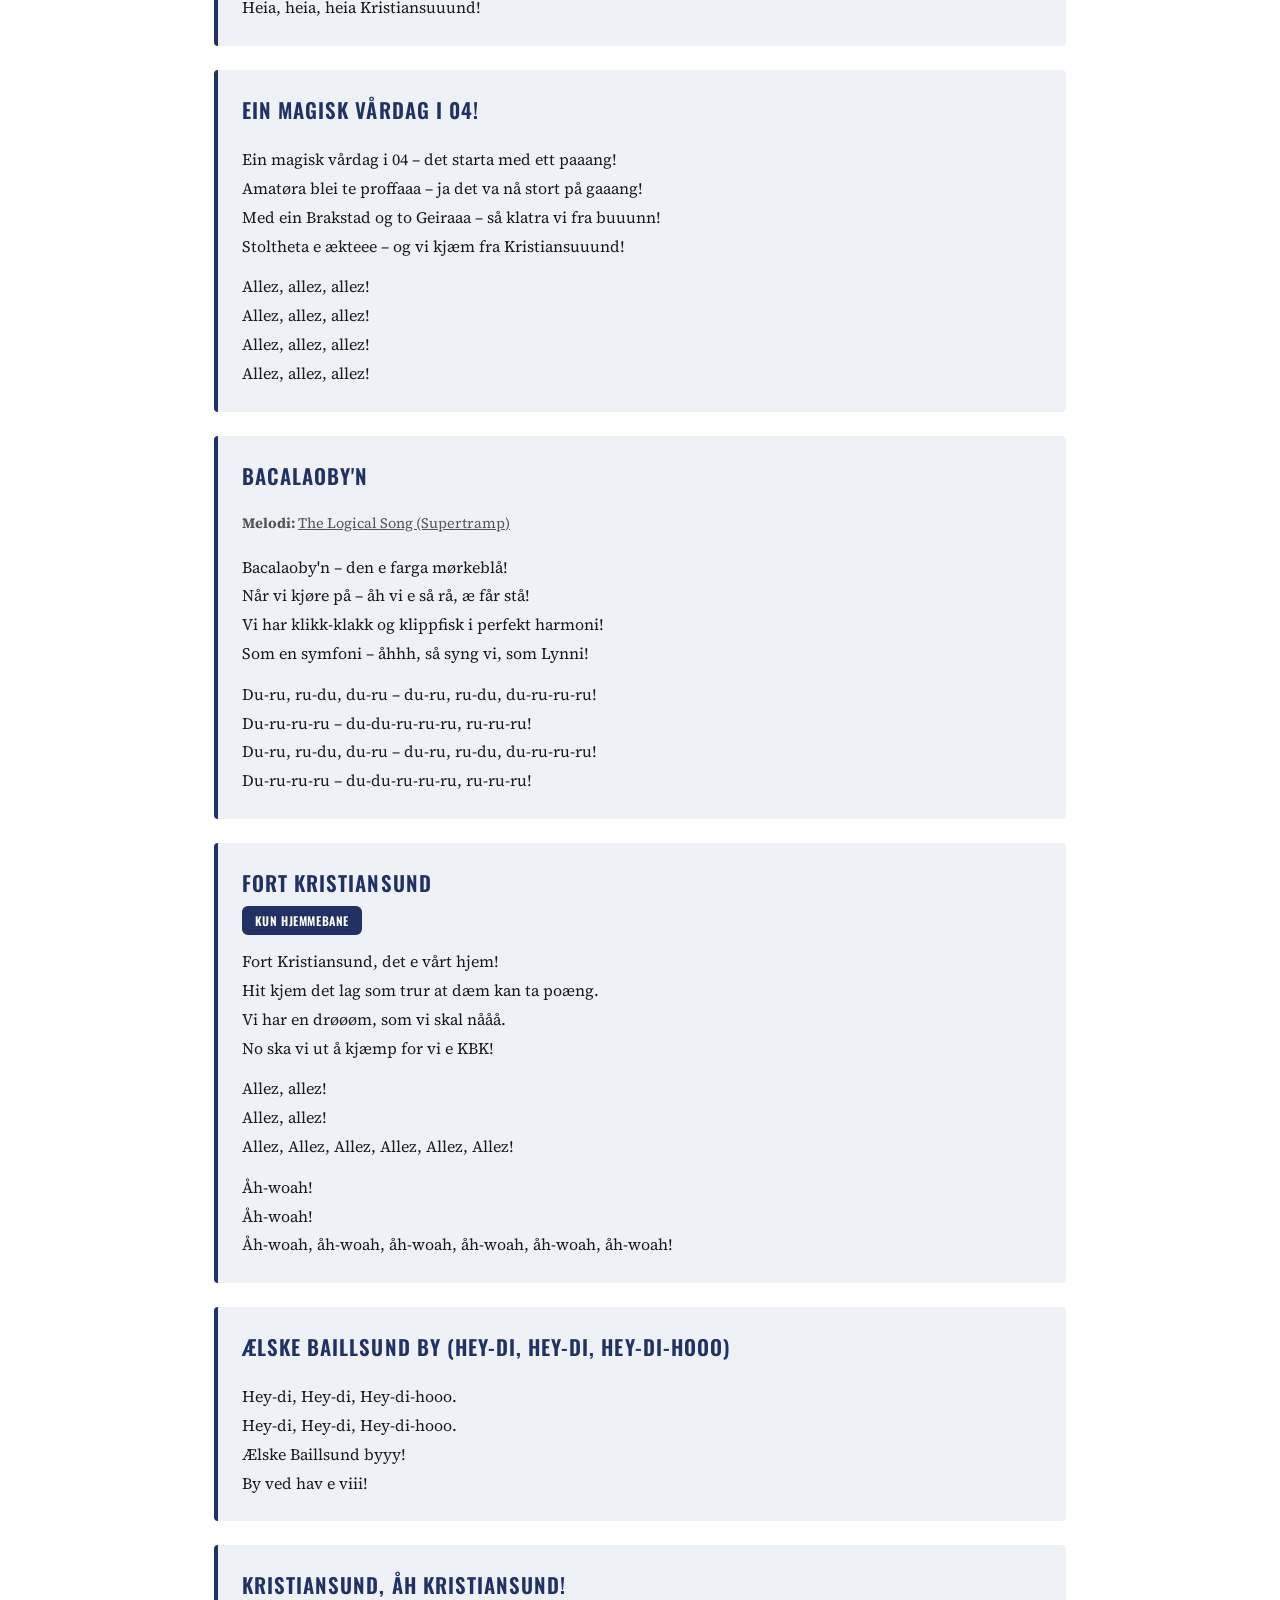
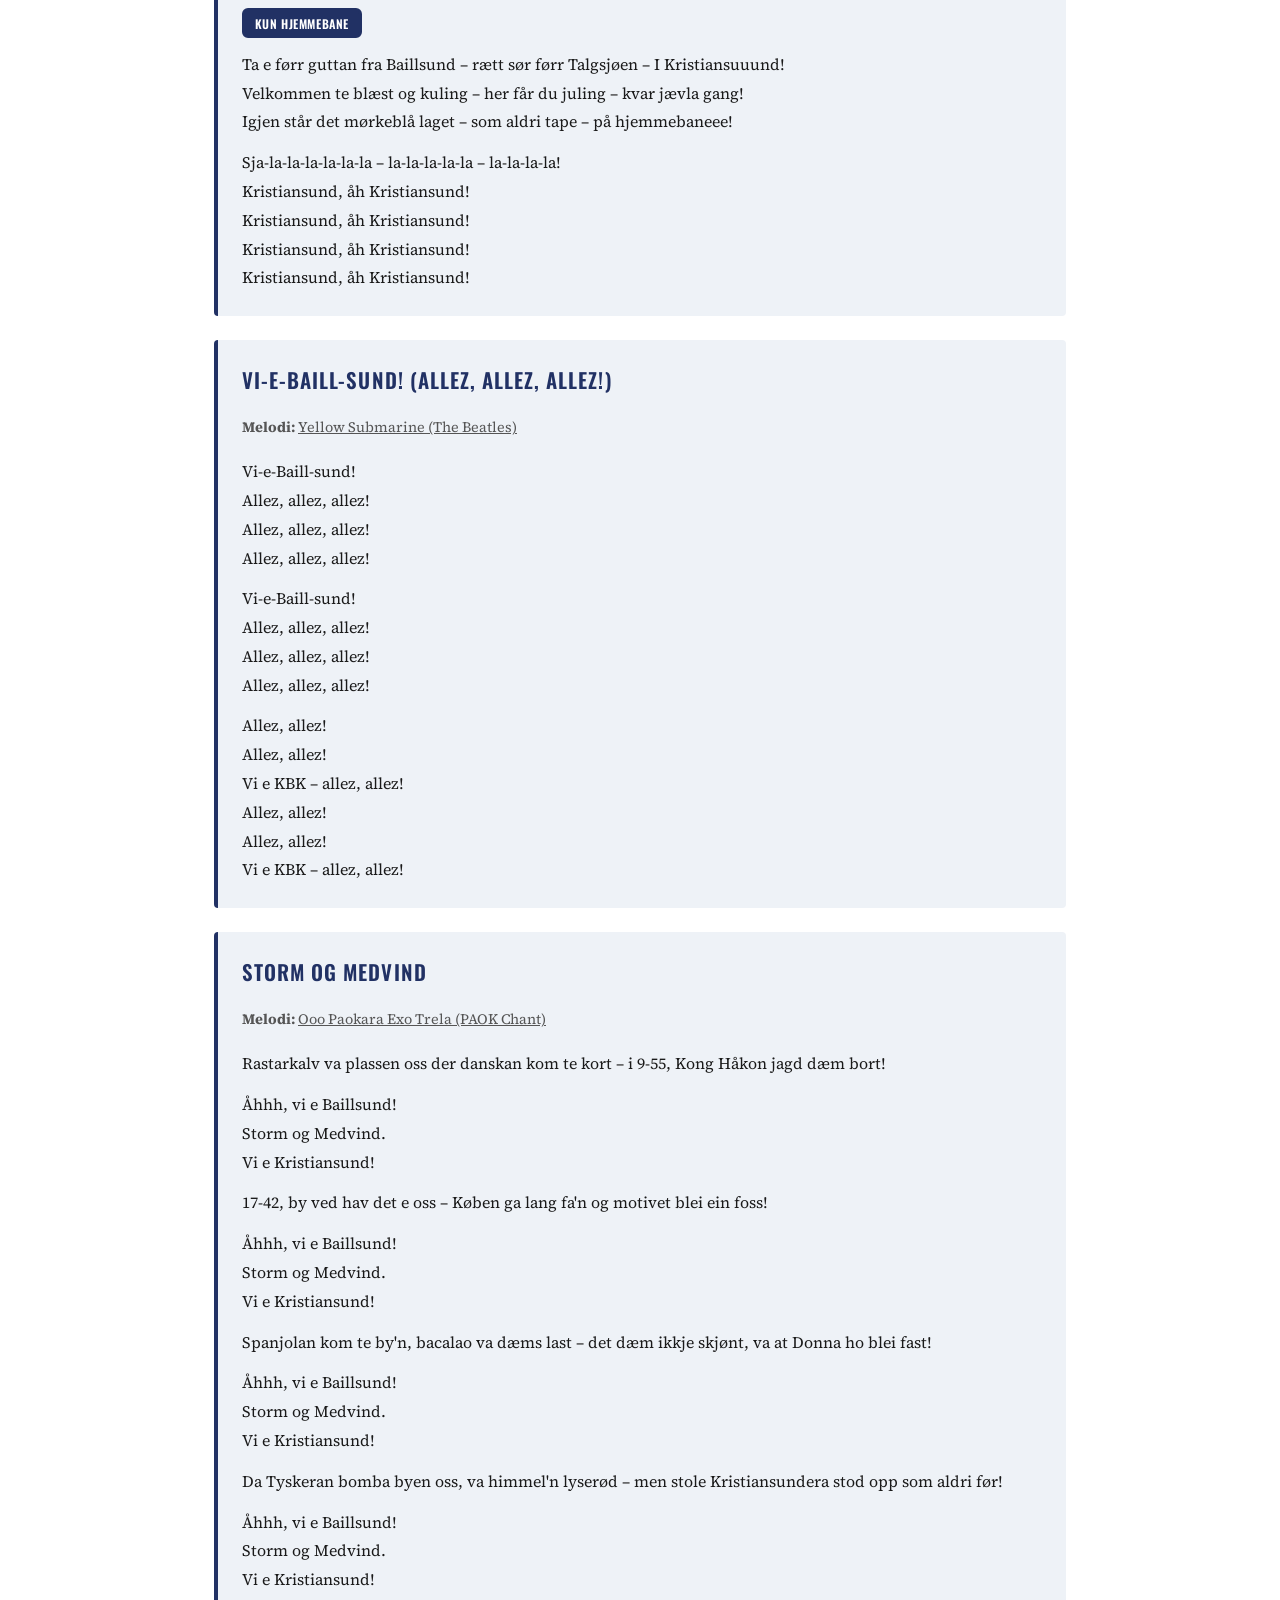
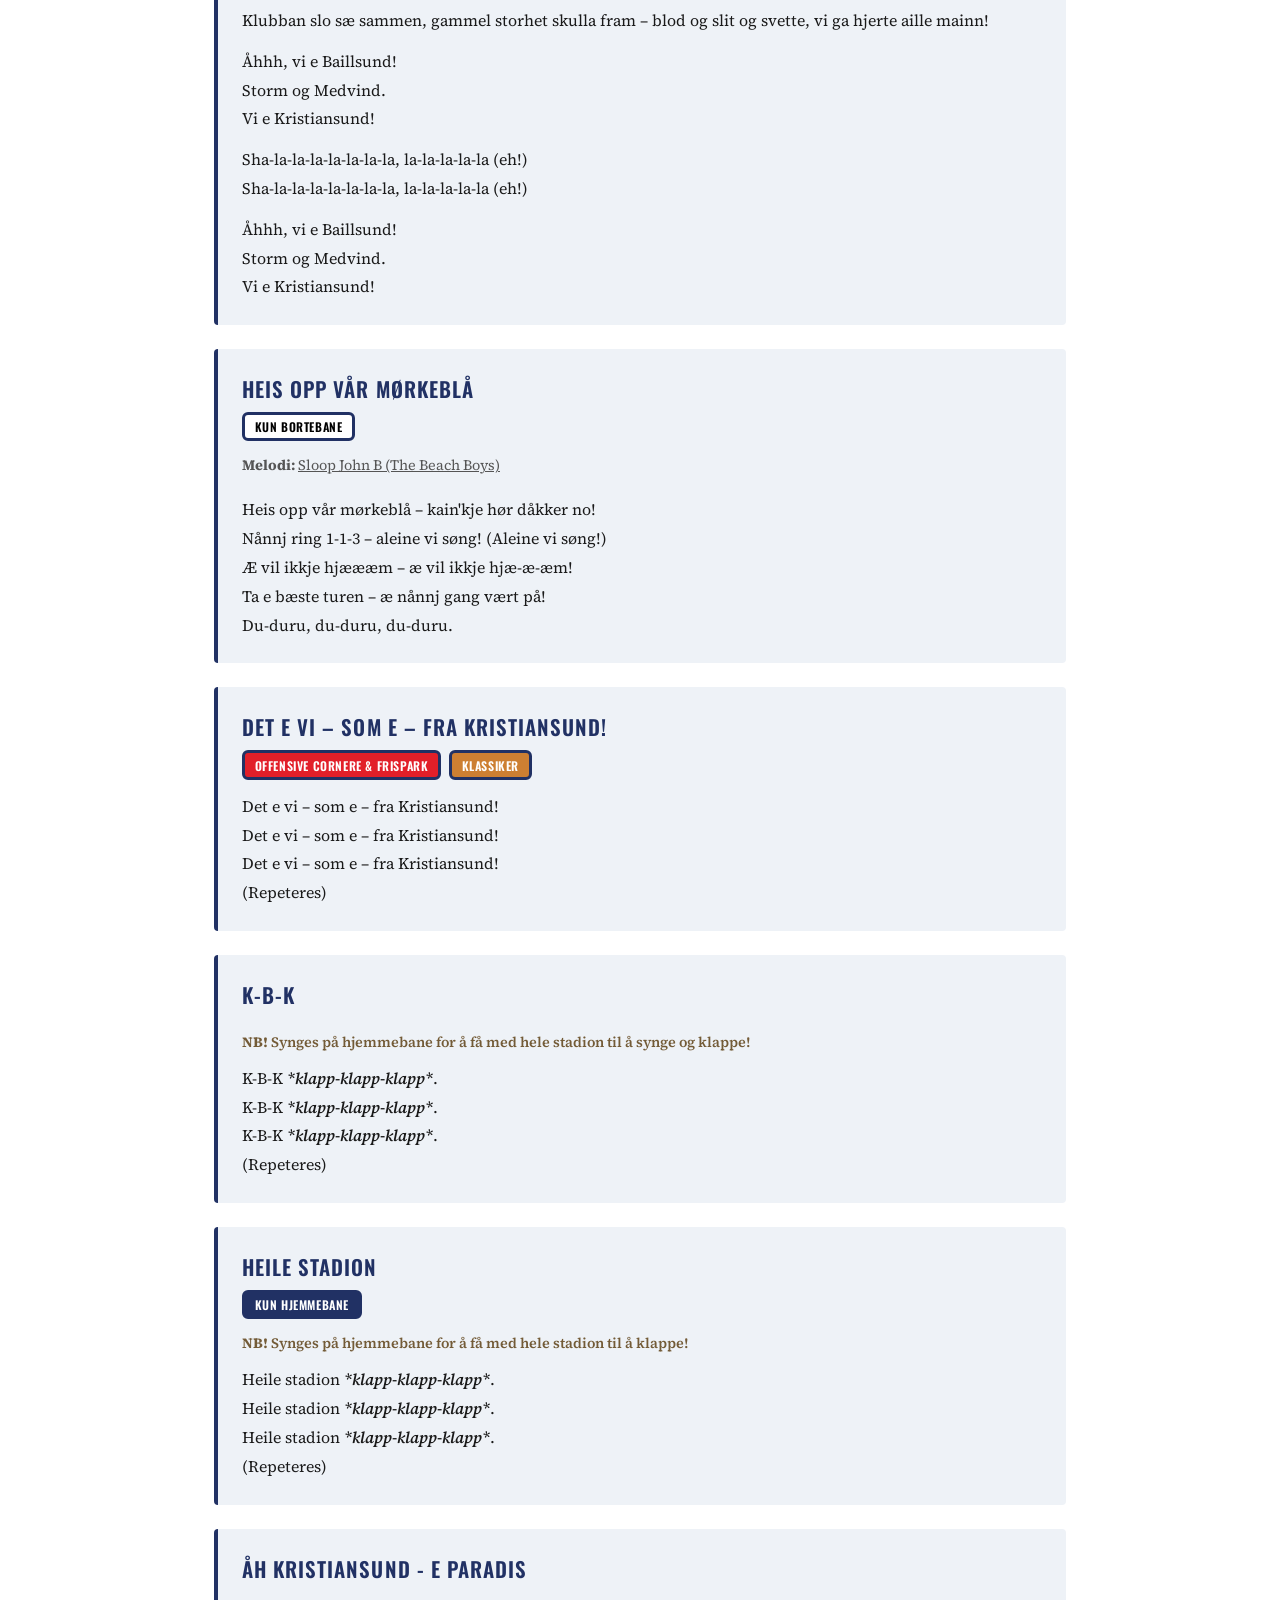
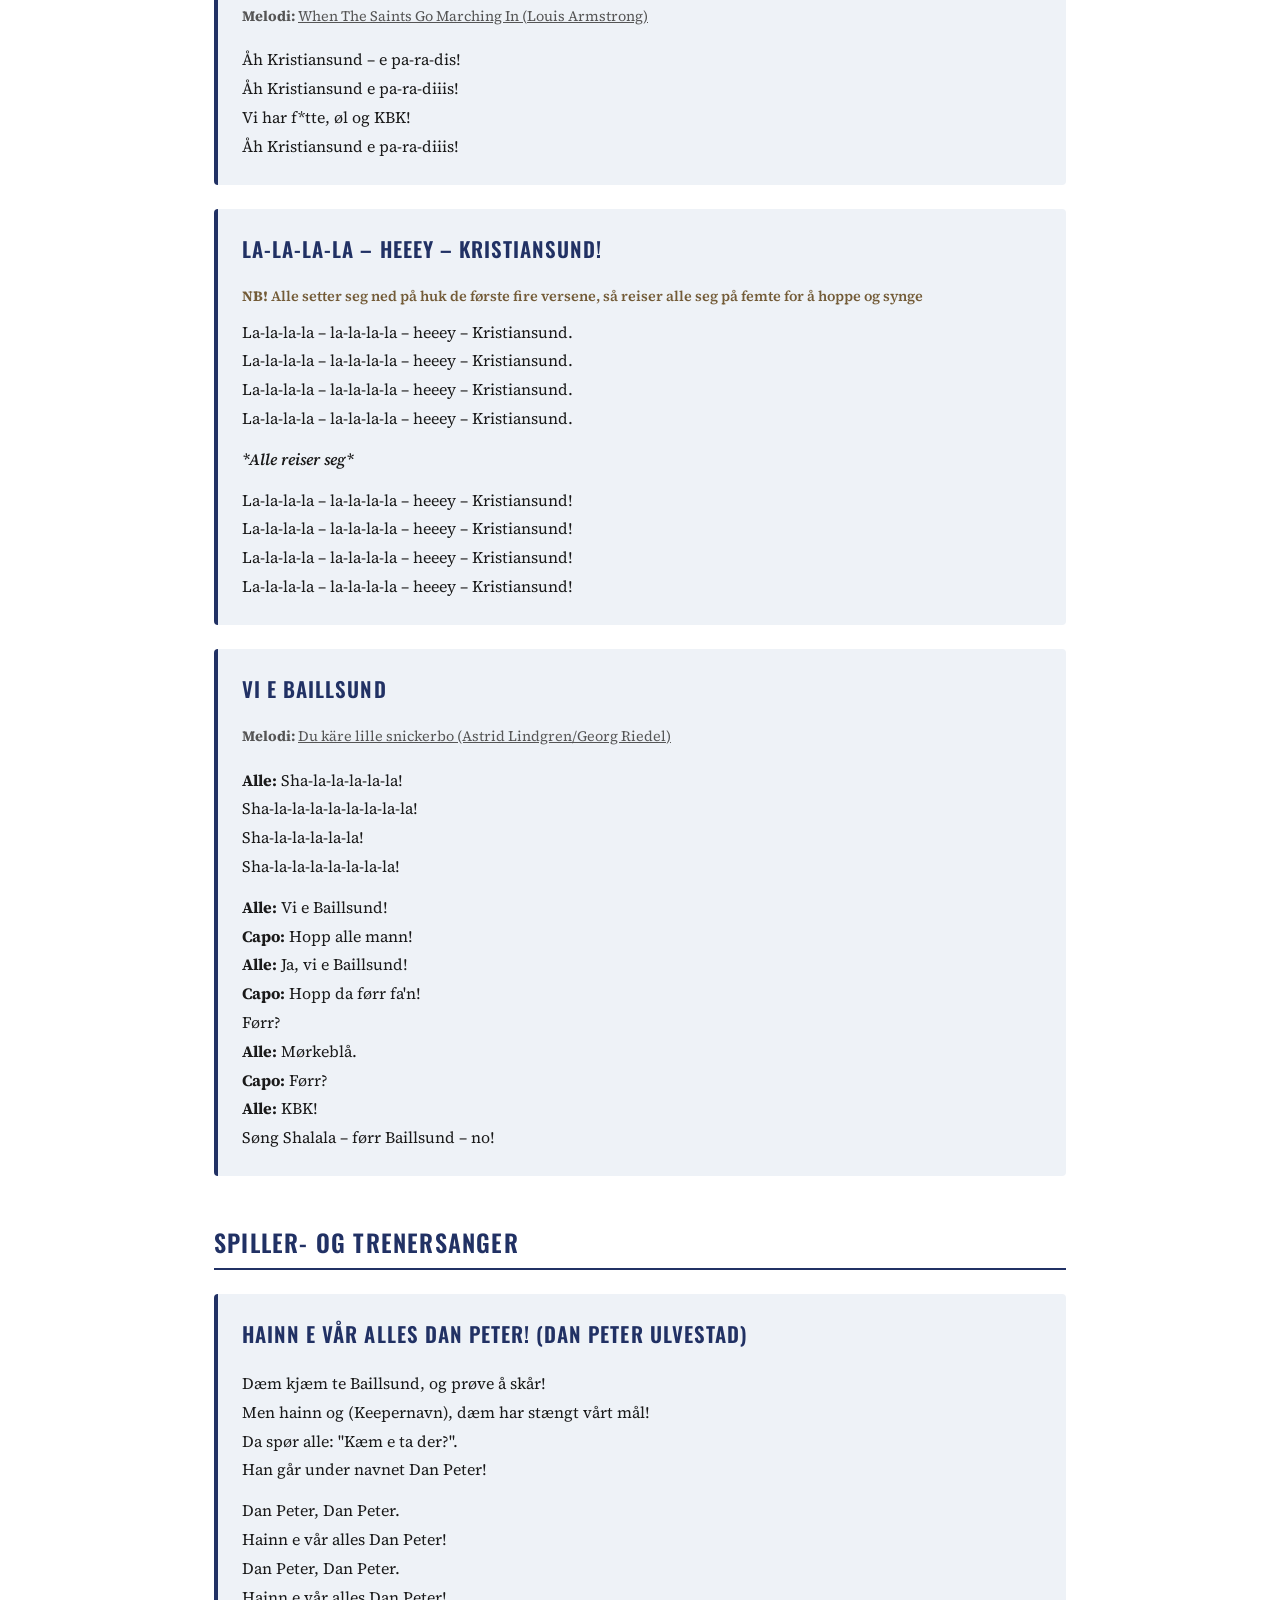
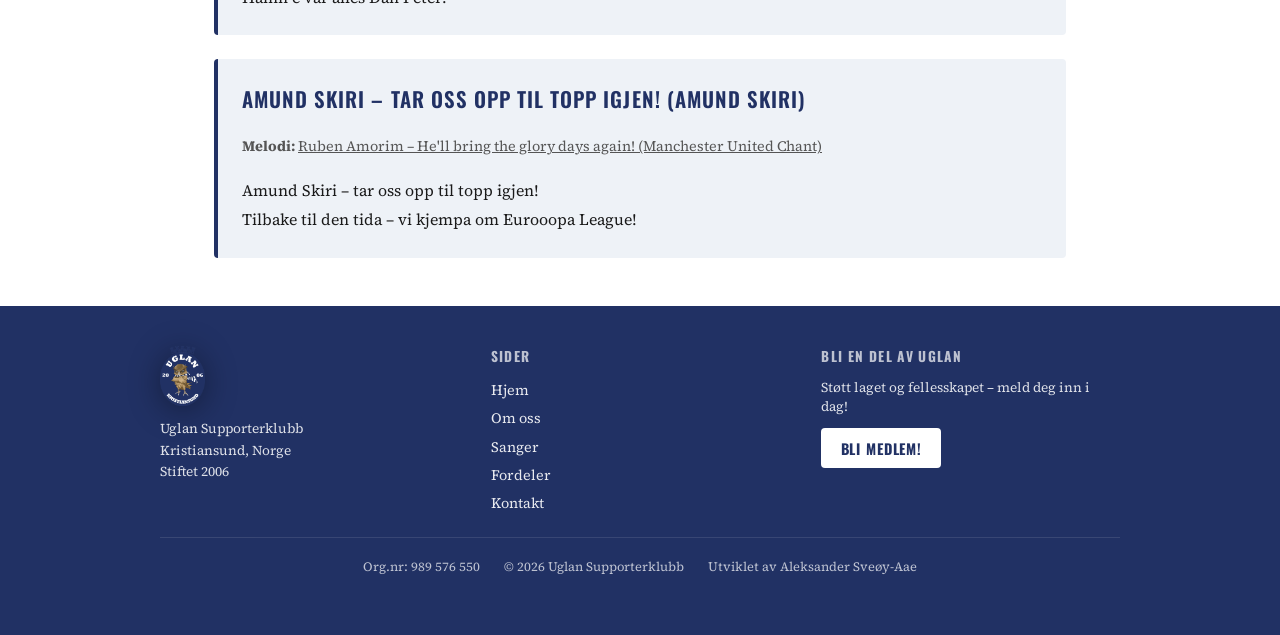
<file: pages/sanger.html>
<!DOCTYPE html>
<html lang="no">
<head>
  <meta charset="UTF-8" />
  <meta name="viewport" content="width=device-width, initial-scale=1.0" />
  <title>Sanger – Uglan Supporterklubb</title>
  <link rel="apple-touch-icon" sizes="180x180" href="/apple-touch-icon.png">
  <link rel="icon" type="image/png" sizes="32x32" href="/favicon-32x32.png">
  <link rel="icon" type="image/png" sizes="16x16" href="/favicon-16x16.png">
  <link rel="manifest" href="/site.webmanifest">
  <link rel="stylesheet" href="../css/style.css" />
</head>
<body>

  <!-- NAVBAR -->
  <nav class="navbar">
    <div class="nav-logo-container">
      <a class="nav-logo" href="/index.html">
        <img src="../img/logo.png" alt="Uglan logo" />
      </a>
    </div>
    <ul class="nav-links">
      <li><a href="/index.html">Hjem</a></li>
      <li><a href="om-oss.html">Om oss</a></li>
      <li><a href="sanger.html">Sanger</a></li>
      <li><a href="fordeler.html">Fordeler</a></li>
      <li><a href="kontakt.html">Kontakt</a></li>
    </ul>
    <div class="nav-member">
      <a href="https://club.spond.com/landing/signup/uglansk/form/C18963B2721E4F938F3364AB05FD30AA" target="_blank" class="btn-member">Bli medlem!</a>
    </div>
    <button class="hamburger" id="hamburger" aria-label="Meny" aria-expanded="false">
      <span></span><span></span><span></span>
    </button>

    <!-- MOBIL-MENY -->
    <nav class="nav-mobile" id="nav-mobile" aria-label="Mobilmeny">
      <a href="/index.html">Hjem</a>
      <a href="om-oss.html">Om oss</a>
      <a href="sanger.html">Sanger</a>
      <a href="fordeler.html">Fordeler</a>
      <a href="kontakt.html">Kontakt</a>
    </nav>
  </nav>

  <!-- MAIN CONTENT -->
  <main class="section">
    <h2>Sanger</h2>
    <p class="description">Oversikt over alle sangene som synges på Nordmøre Stadion og på bortekamper.<br>Lær deg tekstene og bli med på å skape stemning for KBK!</p>

    <div class="songs-container">
      <h3 class="song-category">Klubbsanger</h3>
      
      <article class="song-box">
        <h4 class="song-title">Heis opp vår mørkeblå (Molde)</h4>
        <div class="song-tags">
          <span class="tag tag-bortebane"></span>
          <span class="tag tag-molde"></span>
        </div>
        <p class="song-melody">
          <strong>Melodi:</strong> 
          <a href="https://youtu.be/nSAoEf1Ib58?si=gF0am_5nNZmLg6hK&t=32" target="_blank">Sloop John B (The Beach Boys)</a>
        </p>
        <div class="song-lyrics">
          <p>Heis opp vår mørkeblå – kain'kje hør dåkker no!<br>
          Nånnj ring 1-1-3 – aleine vi søng! (Aleine vi søng!)<br>
          Æ vil færra hjæææm – æ vil færra hjæ-æ-æm!<br>
          JÆVLA SKITPLASS – æ vil færra hjæm!<br>
          Du-duru, du-duru, du-duru.</p>
        </div>
      </article>

      <article class="song-box">
        <h4 class="song-title">Kom med det fattige fra grenda</h4>
        <div class="song-tags">
          <span class="tag tag-molde"></span>
        </div>
        <p class="song-melody">
          <strong>Melodi:</strong>
          <a href="https://youtu.be/--TcHadFYjI?si=RWhpkeXaXdr8cxAk&t=9" target="_blank">Jesus elsker alle barna (Jarle Waldemar)</a>
        </p>
        <div class="song-lyrics">
          <p>Kom med det fattige fra grenda – kom med det triste dokker har!<br>
          D e MFK vi spyr – som e skapt av ein rik fyr!<br>
          Ingen sjæl og ingen glede dokker har!</p>

          <p>Ole Gunnar dro fra Molde – fant sæ et mye bedre lag!<br>
          No så han stolt å kry – han e lei av Molde by!<br>
          Dokk får klar dokk me d triste dokker har!</p>
        </div>
      </article>

      <article class="song-box">
        <h4 class="song-title">Skiris menn</h4>
        <div class="song-tags">
          <span class="tag tag-ny"></span>
        </div>
        <p class="song-melody">
          <strong>Melodi:</strong>
          <a href="https://youtu.be/YC9K2hyV0Fw?si=ySTIs23zGoyHE-43&t=37" target="_blank">Kongens Menn - Kongens Menn</a>
        </p>
        <div class="song-lyrics">
          <p>Ække redd for trøndera!<br>
          Moldensera.<br>
          Kom igjen!<br>
          Heile Baillsund synger:<br>
          Sha-la-la-la-la-la-la!<br>
          Vi skal slå Molde igjen!<br>
          Skiris menn.<br>
          Kom igjen!<br>
          Heile stadion synger:<br>
          Sha-la-la-la-la-la-la!</p>
        </div>
      </article>

      <article class="song-box">
        <h4 class="song-title">Fotball det tar ingen ende</h4>
        <div class="song-tags">
          <span class="tag tag-ny"></span>
        </div>
        <p class="song-melody">
          <strong>Melodi:</strong>
          <a href="https://youtu.be/r6uEeeX1rkY?si=dgQ53z_9sc7ANPH3&t=11" target="_blank">Erfolg isch nit alles im Läbe (Basel Chant)</a>
        </p>
        <div class="song-lyrics">
          <p>Fotball det tar ingen ende.<br>
          Et opprykk e bare en start!<br>
          Baillsund ska skrive historie.<br>
          No syng alle for dem!</p>

          <p>Oh-oh-oh-oh-oh-oh-oh-oh.<br>
          Oh-oh-oh-oh-oh-oh-oh!<br>
          Oh-oh-oh-oh-oh-oh-oh-oh.<br>
          Oh-oh-oh-oh-oh-oh-oh!</p>

          Nordmøre stadion e hjemmet.<br>
          Kristiansund e vår by!<br>
          I 2003 blei vi stifta.<br>
          No e vi ekte magi!</p>

          <p>Oh-oh-oh-oh-oh-oh-oh-oh.<br>
          Oh-oh-oh-oh-oh-oh-oh!<br>
          Oh-oh-oh-oh-oh-oh-oh-oh.<br>
          Oh-oh-oh-oh-oh-oh-oh!</p>
        </div>
      </article>

      <article class="song-box">
        <h4 class="song-title">Mørkeblåe Drakta</h4>
        <div class="song-tags">
          <span class="tag tag-ny"></span>
          <span class="tag tag-baccalaobrigaden"></span>
        </div>
        <div class="song-lyrics">
          <p>Mørkeblåe drakta!<br>
          Mørkeblåe drakta!<br>
          Mørkeblåe drakta!<br>
          KBK!<br>
          (Repeteres)</p>
        </div>
      </article>

      <article class="song-box">
        <h4 class="song-title">Fra sundbåtkaia</h4>
        <div class="song-tags">
          <span class="tag tag-ny"></span>
          <span class="tag tag-baccalaobrigaden"></span>
        </div>
        <p class="song-melody">
          <strong>Melodi:</strong>
          <a href="https://www.youtube.com/watch?v=zWas7fEBL2g" target="_blank">Bella Ciao (Tradisjonell italiensk folkesang)</a>
        </p>
        <div class="song-lyrics">
          <p>Fra sundbåtkaia – og inn på stadion.<br>
          Står vi her, står vi her for en grunn – Kristiansund!<br>
          Med blåe hjerta – i sol og vind.
          Står vi sammen førr KBK!</p>
          
          <p>La-la-la-la-la – la-la-la-la-la.<br>
          La-la-la-la, la-la-la, la-la, la-la-la!<br>
          La-la-la-la – la-la-la-la-la.<br>
          La-la-la, la-la-la-la-la!</p>
        </div>
      </article>

      <article class="song-box">
        <h4 class="song-title">Heltan ifra Baillsund</h4>
        <div class="song-tags">
          <span class="tag tag-seier"></span>
        </div>
        <div class="song-lyrics">
          <p>Her kommer heltan ifra Baillsund – fra Kåan, og Enga, Nordlandet!<br>
          Gi oss det kroppan oss behøve – potet, og fesk og festival!<br>
          Heia Kristiansund!<br>
          Heia Kristiansund!<br>
          Heia, heia, heia Kristiansuuund!</p>
        </div>
      </article>

      <article class="song-box">
        <h4 class="song-title">Ein magisk vårdag i 04!</h4>
        <div class="song-tags"></div>
        <div class="song-lyrics">
          <p>Ein magisk vårdag i 04 – det starta med ett paaang!<br>
          Amatøra blei te proffaaa – ja det va nå stort på gaaang!<br>
          Med ein Brakstad og to Geiraaa – så klatra vi fra buuunn!<br>
          Stoltheta e ækteee – og vi kjæm fra Kristiansuuund!</p>

          <p>Allez, allez, allez!<br>
          Allez, allez, allez!<br>
          Allez, allez, allez!<br>
          Allez, allez, allez!</p>
        </div>
      </article>

      <article class="song-box">
        <h4 class="song-title">Bacalaoby'n</h4>
        <div class="song-tags"></div>
        <p class="song-melody">
          <strong>Melodi:</strong>
          <a href="https://youtu.be/kln_bIndDJg?si=gHEvTrsiTd1LYYc2&t=8" target="_blank">The Logical Song (Supertramp)</a>
        </p>
        <div class="song-lyrics">
          <p>Bacalaoby'n – den e farga mørkeblå!<br>
          Når vi kjøre på – åh vi e så rå, æ får stå!<br>
          Vi har klikk-klakk og klippfisk i perfekt harmoni!<br>
          Som en symfoni – åhhh, så syng vi, som Lynni!</p>

          <p>Du-ru, ru-du, du-ru – du-ru, ru-du, du-ru-ru-ru!<br>
          Du-ru-ru-ru – du-du-ru-ru-ru, ru-ru-ru!<br>
          Du-ru, ru-du, du-ru – du-ru, ru-du, du-ru-ru-ru!<br>
          Du-ru-ru-ru – du-du-ru-ru-ru, ru-ru-ru!</p>
        </div>
      </article>

      <article class="song-box">
        <h4 class="song-title">Fort Kristiansund</h4>
        <div class="song-tags">
          <span class="tag tag-hjemmebane"></span>
        </div>
        <div class="song-lyrics">
          <p>Fort Kristiansund, det e vårt hjem!<br>
          Hit kjem det lag som trur at dæm kan ta poæng.<br>
          Vi har en drøøøm, som vi skal nååå.<br>
          No ska vi ut å kjæmp for vi e KBK!</p>

          <p>Allez, allez!<br>
          Allez, allez!<br>
          Allez, Allez, Allez, Allez, Allez, Allez!</p>

          <p>Åh-woah!<br>
          Åh-woah!<br>
          Åh-woah, åh-woah, åh-woah, åh-woah, åh-woah, åh-woah!</p>
        </div>
      </article>

      <article class="song-box">
        <h4 class="song-title">Ælske Baillsund by (Hey-di, Hey-di, Hey-di-hooo)</h4>
        <div class="song-tags"></div>
        <div class="song-lyrics">
          <p>Hey-di, Hey-di, Hey-di-hooo.<br>
          Hey-di, Hey-di, Hey-di-hooo.<br>
          Ælske Baillsund byyy!<br>
          By ved hav e viii!</p>
        </div>
      </article>
      
      <article class="song-box">
        <h4 class="song-title">Kristiansund, åh Kristiansund!</h4>
        <div class="song-tags">
          <span class="tag tag-hjemmebane"></span>
        </div>
        <div class="song-lyrics">
          <p>Ta e førr guttan fra Baillsund – rætt sør førr Talgsjøen – I Kristiansuuund!<br>
          Velkommen te blæst og kuling – her får du juling – kvar jævla gang!<br>
          Igjen står det mørkeblå laget – som aldri tape – på hjemmebaneee!</p>

          <p>Sja-la-la-la-la-la-la – la-la-la-la-la – la-la-la-la!<br>
          Kristiansund, åh Kristiansund!<br>
          Kristiansund, åh Kristiansund!<br>
          Kristiansund, åh Kristiansund!<br>
          Kristiansund, åh Kristiansund!</p>
        </div>
      </article>

      <article class="song-box">
        <h4 class="song-title">Vi-e-Baill-sund! (Allez, allez, allez!)</h4>
        <div class="song-tags"></div>
        <p class="song-melody">
          <strong>Melodi:</strong> 
          <a href="https://youtu.be/m2uTFF_3MaA?si=bcK6B7IvCx-4FRWW&t=37" target="_blank">Yellow Submarine (The Beatles)</a>
        </p>
        <div class="song-lyrics">
          <p>Vi-e-Baill-sund!<br>
          Allez, allez, allez!<br>
          Allez, allez, allez!<br>
          Allez, allez, allez!</p>

          <p>Vi-e-Baill-sund!<br>
          Allez, allez, allez!<br>
          Allez, allez, allez!<br>
          Allez, allez, allez!</p>

          <p>Allez, allez!<br>
          Allez, allez!<br>
          Vi e KBK – allez, allez!<br>
          Allez, allez!<br>
          Allez, allez!<br>
          Vi e KBK – allez, allez!</p>
        </div>
      </article>

      <article class="song-box">
        <h4 class="song-title">Storm og medvind</h4>
        <div class="song-tags"></div>
        <p class="song-melody">
          <strong>Melodi:</strong>
          <a href="https://youtu.be/L0iX_W0vFho?si=A_2XaEeM3ot3Z21x&t=29" target="_blank">Ooo Paokara Exo Trela (PAOK Chant)</a>
        </p>
        <div class="song-lyrics">
          <p>Rastarkalv va plassen oss der danskan kom te kort – i 9-55, Kong Håkon jagd dæm bort!</p>

          <p>Åhhh, vi e Baillsund!<br>
          Storm og Medvind.<br>
          Vi e Kristiansund!</p>

          <p>17-42, by ved hav det e oss – Køben ga lang fa'n og motivet blei ein foss!</p>

          <p>Åhhh, vi e Baillsund!<br>
          Storm og Medvind.<br>
          Vi e Kristiansund!</p>

          <p>Spanjolan kom te by'n, bacalao va dæms last – det dæm ikkje skjønt, va at Donna ho blei fast!</p>

          <p>Åhhh, vi e Baillsund!<br>
          Storm og Medvind.<br>
          Vi e Kristiansund!</p>

          <p>Da Tyskeran bomba byen oss, va himmel'n lyserød – men stole Kristiansundera stod opp som aldri før!</p>

          <p>Åhhh, vi e Baillsund!<br>
          Storm og Medvind.<br>
          Vi e Kristiansund!</p>

          <p>Klubban slo sæ sammen, gammel storhet skulla fram – blod og slit og svette, vi ga hjerte aille mainn!</p>

          <p>Åhhh, vi e Baillsund!<br>
          Storm og Medvind.<br>
          Vi e Kristiansund!</p>

          <p>Sha-la-la-la-la-la-la-la, la-la-la-la-la (eh!)<br>
          Sha-la-la-la-la-la-la-la, la-la-la-la-la (eh!)</p>
          
          <p>Åhhh, vi e Baillsund!<br>
          Storm og Medvind.<br>
          Vi e Kristiansund!</p>
        </div>
      </article>

      <article class="song-box">
        <h4 class="song-title">Heis opp vår mørkeblå</h4>
        <div class="song-tags">
          <span class="tag tag-bortebane"></span>
        </div>
        <p class="song-melody">
          <strong>Melodi:</strong> 
          <a href="https://youtu.be/nSAoEf1Ib58?si=gF0am_5nNZmLg6hK&t=32" target="_blank">Sloop John B (The Beach Boys)</a>
        </p>
        <div class="song-lyrics">
          <p>Heis opp vår mørkeblå – kain'kje hør dåkker no!<br>
          Nånnj ring 1-1-3 – aleine vi søng! (Aleine vi søng!)<br>
          Æ vil ikkje hjæææm – æ vil ikkje hjæ-æ-æm!<br>
          Ta e bæste turen – æ nånnj gang vært på!<br>
          Du-duru, du-duru, du-duru.</p>
        </div>
      </article>

      <article class="song-box">
        <h4 class="song-title">Det e vi – som e – fra Kristiansund!</h4>
        <div class="song-tags">
          <span class="tag tag-cornerefrispark"></span>
          <span class="tag tag-klassiker"></span>
        </div>
        <div class="song-lyrics">
          <p>Det e vi – som e – fra Kristiansund!<br>
          Det e vi – som e – fra Kristiansund!<br>
          Det e vi – som e – fra Kristiansund!<br>
          (Repeteres)</p>
        </div>
      </article>

      <article class="song-box">
        <h4 class="song-title">K-B-K</h4>
        <div class="song-tags"></div>
        <p class="song-note"><strong>NB!</strong> Synges på hjemmebane for å få med hele stadion til å synge og klappe!</p>
        <div class="song-lyrics">
          <p>K-B-K <em>*klapp-klapp-klapp*</em>.<br>
          K-B-K <em>*klapp-klapp-klapp*</em>.<br>
          K-B-K <em>*klapp-klapp-klapp*</em>.<br>
          (Repeteres)</p>
        </div>
      </article>

      <article class="song-box">
        <h4 class="song-title">Heile stadion</h4>
        <div class="song-tags">
          <span class="tag tag-hjemmebane"></span>
        </div>
        <p class="song-note"><strong>NB!</strong> Synges på hjemmebane for å få med hele stadion til å klappe!</p>
        <div class="song-lyrics">
          <p>Heile stadion <em>*klapp-klapp-klapp*</em>.<br>
          Heile stadion <em>*klapp-klapp-klapp*</em>.<br>
          Heile stadion <em>*klapp-klapp-klapp*</em>.<br>
          (Repeteres)</p>
        </div>
      </article>

      <article class="song-box">
        <h4 class="song-title">Åh Kristiansund - e paradis</h4>
        <div class="song-tags"></div>
        <p class="song-melody">
          <strong>Melodi:</strong>
          <a href="https://youtu.be/wyLjbMBpGDA?si=1tnB-E75AGTV5rcR&t=70" target="_blank">When The Saints Go Marching In (Louis Armstrong)</a>
        </p>
        <div class="song-lyrics">
          <p>Åh Kristiansund – e pa-ra-dis!<br>
          Åh Kristiansund e pa-ra-diiis!<br>
          Vi har f*tte, øl og KBK!<br>
          Åh Kristiansund e pa-ra-diiis!</p>
        </div>
      </article>

      <article class="song-box">
        <h4 class="song-title">La-la-la-la – heeey – Kristiansund!</h4>
        <div class="song-tags"></div>
        <p class="song-note"><strong>NB!</strong> Alle setter seg ned på huk de første fire versene, så reiser alle seg på femte for å hoppe og synge</p>
        <div class="song-lyrics">
          <p>La-la-la-la – la-la-la-la – heeey – Kristiansund.<br>
          La-la-la-la – la-la-la-la – heeey – Kristiansund.<br>
          La-la-la-la – la-la-la-la – heeey – Kristiansund.<br>
          La-la-la-la – la-la-la-la – heeey – Kristiansund.</p>
          <p><em>*Alle reiser seg*</em><br></p>
          <p>La-la-la-la – la-la-la-la – heeey – Kristiansund!<br>
          La-la-la-la – la-la-la-la – heeey – Kristiansund!<br>
          La-la-la-la – la-la-la-la – heeey – Kristiansund!<br>
          La-la-la-la – la-la-la-la – heeey – Kristiansund!</p>
        </div>
      </article>

      <article class="song-box">
        <h4 class="song-title">Vi e Baillsund</h4>
        <div class="song-tags"></div>
        <p class="song-melody">
          <strong>Melodi:</strong>
          <a href="https://youtu.be/0zmG_GjYy20?si=drssyPUfPTn5mQBf&t=25" target="_blank">Du käre lille snickerbo (Astrid Lindgren/Georg Riedel)</a>
        </p>
        <div class="song-lyrics">
          <p><strong>Alle:</strong>
          Sha-la-la-la-la-la!<br>
          Sha-la-la-la-la-la-la-la-la!<br>
          Sha-la-la-la-la-la!<br>
          Sha-la-la-la-la-la-la-la!</p>

          <p><strong>Alle:</strong> Vi e Baillsund!<br>
          <strong>Capo:</strong> Hopp alle mann!<br>
          <strong>Alle:</strong> Ja, vi e Baillsund!<br>
          <strong>Capo:</strong> Hopp da førr fa'n!<br>
          Førr?<br>
          <strong>Alle:</strong> Mørkeblå.<br>
          <strong>Capo:</strong> Førr?<br>
          <strong>Alle:</strong> KBK!<br>
          Søng Shalala – førr Baillsund – no!</p>
        </div>
      </article>

      <h3 class="song-category">Spiller- og trenersanger</h3>

      <article class="song-box">
        <h4 class="song-title">Hainn e vår alles Dan Peter! (Dan Peter Ulvestad)</h4>
        <div class="song-tags"></div>
        <div class="song-lyrics">
          <p>Dæm kjæm te Baillsund, og prøve å skår!<br>
          Men hainn og (Keepernavn), dæm har stængt vårt mål!<br>
          Da spør alle: "Kæm e ta der?".<br>
          Han går under navnet Dan Peter!</p>

          <p>Dan Peter, Dan Peter.<br>
          Hainn e vår alles Dan Peter!<br>
          Dan Peter, Dan Peter.<br>
          Hainn e vår alles Dan Peter!</p>
        </div>
      </article>

      <article class="song-box">
        <h4 class="song-title">Amund Skiri – tar oss opp til topp igjen! (Amund Skiri)</h4>
        <div class="song-tags"></div>
        <p class="song-melody">
          <strong>Melodi:</strong>
          <a href="https://youtu.be/E5LhAa80nX8?si=aKB-q3jXUQxQowxK&t=5" target="_blank">Ruben Amorim – He'll bring the glory days again! (Manchester United Chant)</a>
        <div class="song-lyrics">
          <p>Amund Skiri – tar oss opp til topp igjen!<br>
          Tilbake til den tida – vi kjempa om Eurooopa League!</p>
        </div>
      </article>

    </div>
  </main>

  <!-- FOOTER -->
  <footer>
    <div class="footer-inner">
      <div class="footer-brand">
        <img src="../img/logo.png" alt="Uglan logo" />
        <p>Uglan Supporterklubb<br />Kristiansund, Norge<br />Stiftet 2006</p>
      </div>
      <div class="footer-links">
        <h4>Sider</h4>
        <ul>
          <li><a href="/index.html">Hjem</a></li>
          <li><a href="om-oss.html">Om oss</a></li>
          <li><a href="sanger.html">Sanger</a></li>
          <li><a href="fordeler.html">Fordeler</a></li>
          <li><a href="kontakt.html">Kontakt</a></li>
        </ul>
      </div>
      <div class="footer-member">
        <h4>Bli en del av Uglan</h4>
        <p>Støtt laget og fellesskapet – meld deg inn i dag!</p>
        <a href="https://club.spond.com/landing/signup/uglansk/form/C18963B2721E4F938F3364AB05FD30AA" target="_blank" class="btn-footer-member">Bli medlem!</a>
      </div>
    </div>
    <div class="footer-bottom">
      <span><a href="https://virksomhet.brreg.no/nb/oppslag/enheter/989576550" target="_blank">Org.nr: 989 576 550</a></span>
      <span>© <script>document.write(new Date().getFullYear())</script> Uglan Supporterklubb</span>
      <span class="credit">Utviklet av Aleksander Sveøy-Aae</span>
    </div>
  </footer>

  <script>
    const btn = document.getElementById('hamburger');
    const menu = document.getElementById('nav-mobile');
    btn.addEventListener('click', () => {
      const open = menu.classList.toggle('open');
      btn.classList.toggle('open', open);
      btn.setAttribute('aria-expanded', open);
    });
  </script>
</body>
</html>
</file>
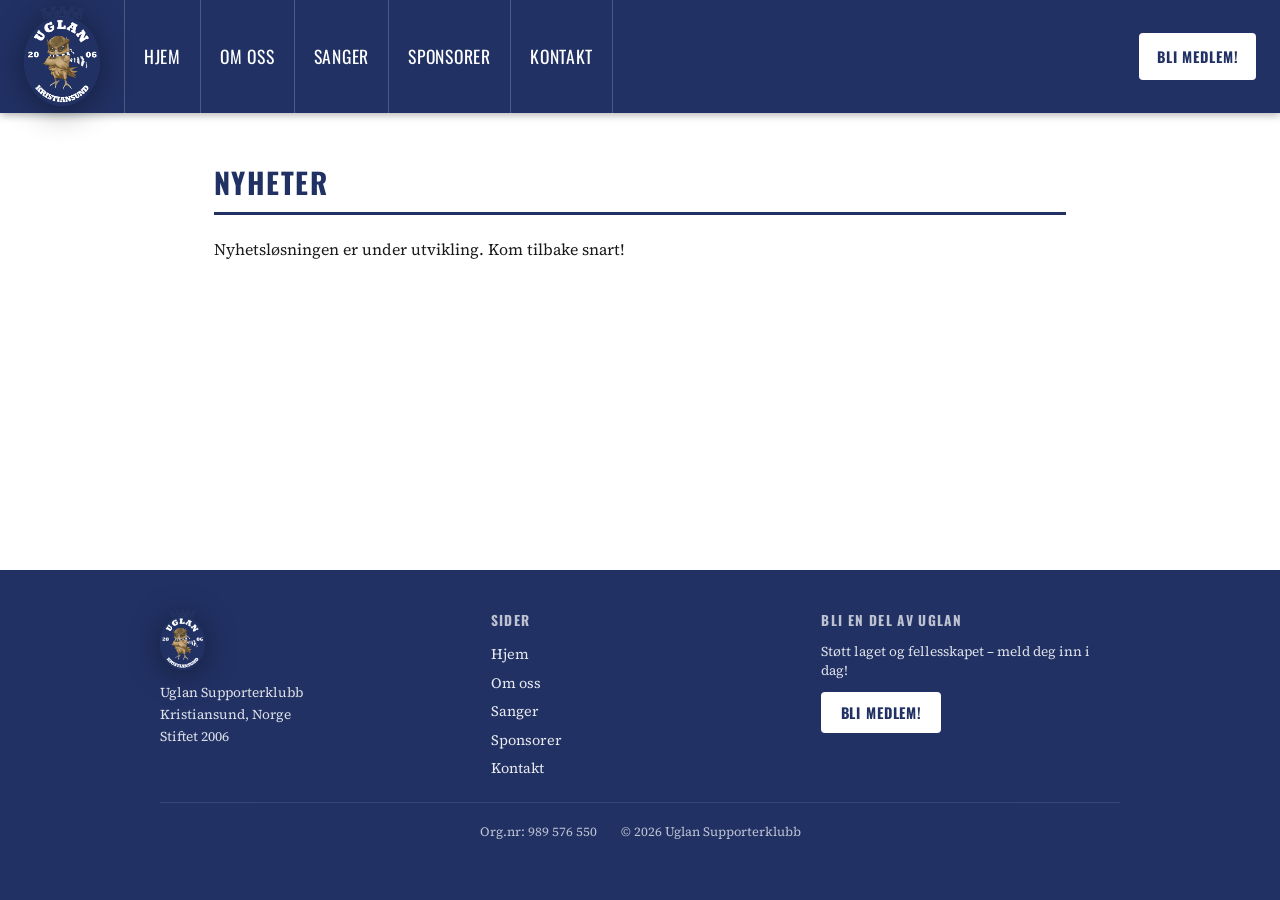
<file: pages/sponsorer.html>
<!DOCTYPE html>
<html lang="no">
<head>
  <meta charset="UTF-8" />
  <meta name="viewport" content="width=device-width, initial-scale=1.0" />
  <title>Nyheter – Uglan Supporterklubb</title>
  <link rel="apple-touch-icon" sizes="180x180" href="/apple-touch-icon.png">
  <link rel="icon" type="image/png" sizes="32x32" href="/favicon-32x32.png">
  <link rel="icon" type="image/png" sizes="16x16" href="/favicon-16x16.png">
  <link rel="manifest" href="/site.webmanifest">
  <link rel="stylesheet" href="../css/style.css" />
</head>
<body>

  <!-- NAVBAR -->
  <nav class="navbar">
    <div class="nav-logo-container">
      <a class="nav-logo" href="/index.html">
        <img src="../img/logo.png" alt="Uglan logo" />
      </a>
    </div>
    <ul class="nav-links">
      <li><a href="/index.html">Hjem</a></li>
      <li><a href="om-oss.html">Om oss</a></li>
      <li><a href="sanger.html">Sanger</a></li>
      <li><a href="sponsorer.html">Sponsorer</a></li>
      <li><a href="kontakt.html">Kontakt</a></li>
    </ul>
    <div class="nav-member">
      <a href="https://club.spond.com/landing/signup/uglansk/form/C18963B2721E4F938F3364AB05FD30AA" target="_blank" class="btn-member">Bli medlem!</a>
    </div>
    <button class="hamburger" id="hamburger" aria-label="Meny" aria-expanded="false">
      <span></span><span></span><span></span>
    </button>

    <!-- MOBIL-MENY -->
    <nav class="nav-mobile" id="nav-mobile" aria-label="Mobilmeny">
      <a href="/index.html">Hjem</a>
      <a href="om-oss.html">Om oss</a>
      <a href="sanger.html">Sanger</a>
      <a href="sponsorer.html">Sponsorer</a>
      <a href="kontakt.html">Kontakt</a>
    </nav>
  </nav>

  <!-- MAIN CONTENT -->
  <main class="section">
    <h2>Nyheter</h2>
    <p>Nyhetsløsningen er under utvikling. Kom tilbake snart!</p>
  </main>

  <!-- FOOTER -->
  <footer>
    <div class="footer-inner">
      <div class="footer-brand">
        <img src="../img/logo.png" alt="Uglan logo" />
        <p>Uglan Supporterklubb<br />Kristiansund, Norge<br />Stiftet 2006</p>
      </div>
      <div class="footer-links">
        <h4>Sider</h4>
        <ul>
          <li><a href="/index.html">Hjem</a></li>
          <li><a href="om-oss.html">Om oss</a></li>
          <li><a href="sanger.html">Sanger</a></li>
          <li><a href="sponsorer.html">Sponsorer</a></li>
          <li><a href="kontakt.html">Kontakt</a></li>
        </ul>
      </div>
      <div class="footer-member">
        <h4>Bli en del av Uglan</h4>
        <p>Støtt laget og fellesskapet – meld deg inn i dag!</p>
        <a href="https://club.spond.com/landing/signup/uglansk/form/C18963B2721E4F938F3364AB05FD30AA" target="_blank" class="btn-footer-member">Bli medlem!</a>
      </div>
    </div>
    <div class="footer-bottom">
      <span><a href="https://virksomhet.brreg.no/nb/oppslag/enheter/989576550" target="_blank">Org.nr: 989 576 550</a></span>
      <span>© <script>document.write(new Date().getFullYear())</script> Uglan Supporterklubb</span>
    </div>
  </footer>

  <script>
    const btn = document.getElementById('hamburger');
    const menu = document.getElementById('nav-mobile');
    btn.addEventListener('click', () => {
      const open = menu.classList.toggle('open');
      btn.classList.toggle('open', open);
      btn.setAttribute('aria-expanded', open);
    });
  </script>
</body>
</html>
</file>
<file: css/style.css>
@import url('https://fonts.googleapis.com/css2?family=Oswald:wght@400;600;700&family=Source+Serif+4:ital,wght@0,300;0,400;1,300&display=swap');

/* ── Variables ─────────────────────────────────────────── */
:root {
  --navy: #213164;
  --navy-dark: #182449;
  --owl-brown: #735b37;
  --white:  #ffffff;
  --black:  #111111;
  --grey:   #f4f4f4;
  --grey-blue: #eef2f7;  /* Ny - lys blå bakgrunn */
  --text:   #1a1a1a;
  --text-muted: #555;    /* Ny - dempet tekst */
  --li-border: rgba(255,255,255,.2);
}

/* ── Reset ─────────────────────────────────────────────── */
*, *::before, *::after { box-sizing: border-box; margin: 0; padding: 0; }
html { scroll-behavior: smooth; }
body {
  font-family: 'Source Serif 4', Georgia, serif;
  color: var(--text);
  background: var(--white);
  display: grid;
  grid-template-rows: auto 1fr auto;
  min-height: 100vh;
}
img { display: block; max-width: 100%; }
a { color: inherit; text-decoration: none; list-style: none;}
ul { list-style: none; }

/* ── Navigation ────────────────────────────────────────── */
.navbar {
  position: sticky;
  top: 0; left: 0; right: 0;
  background: var(--navy);
  display: flex;
  align-items: stretch;
  padding-right: 1.5rem;
  z-index: 1000;
  box-shadow: 0 2px 8px rgba(0,0,0,.3);
}

.nav-logo-container {
  padding: 0.4rem 1.5rem;
}
.nav-logo {
  display: flex;
  align-items: center;
  gap: .75rem;
  flex-shrink: 0;
}
.nav-logo img {
  height: 100px;
  width: auto;
  filter: drop-shadow(0 4px 16px rgba(0,0,0,.4));
}

.nav-links {
  display: flex;
  align-items: stretch;
}
.nav-links li {
  display: flex;
  border-left: 1px solid var(--li-border);
}
.nav-links li:last-child {
  border-right: 1px solid var(--li-border);
}
.nav-links a {
  display: flex;
  align-items: center;
  color: var(--white);
  font-family: 'Oswald', sans-serif;
  font-size: 1.1rem;
  font-weight: 400;
  letter-spacing: .04em;
  text-transform: uppercase;
  padding: 0 1.2rem;
  transition: background .2s;
  white-space: nowrap;
}
.nav-links a:hover{
  background: rgba(255,255,255,.15);
}

/* Bli Medlem – always visible, pushed to right */
.nav-member {
  margin-left: auto;
  flex-shrink: 0;
  align-self: center;
}
.btn-member {
  display: inline-block;
  background: var(--white);
  color: var(--navy);
  font-family: 'Oswald', sans-serif;
  font-weight: 700;
  font-size: .9rem;
  letter-spacing: .06em;
  text-transform: uppercase;
  padding: .8rem 1.1rem;
  border-radius: 4px;
  transition: background .2s, color .2s;
  white-space: nowrap;
}
.btn-member:hover {
  background: #dce8ff ;
}

/* Hamburger */
.hamburger {
  display: none;
  align-self: center;
  flex-direction: column;
  gap: 5px;
  cursor: pointer;
  padding: .4rem;
  margin-left: 1rem;
  background: none;
  border: none;
}
.hamburger span {
  display: block;
  width: 24px;
  height: 2px;
  background: var(--white);
  border-radius: 2px;
  transition: transform .3s, opacity .3s;
}
.hamburger.open span:nth-child(1) { transform: translateY(7px) rotate(45deg); }
.hamburger.open span:nth-child(2) { opacity: 0; }
.hamburger.open span:nth-child(3) { transform: translateY(-7px) rotate(-45deg); }

/* Mobile menu */
.nav-mobile {
  display: none;
  position: absolute;
  top: 100%;
  left: 0; right: 0;
  background: var(--navy-dark);
  z-index: 999;
  flex-direction: column;
}
.nav-mobile.open { display: flex; }
.nav-mobile a {
  color: var(--white);
  font-family: 'Oswald', sans-serif;
  font-size: 1.1rem;
  letter-spacing: .05em;
  text-transform: uppercase;
  padding: 1.5rem 0.8rem;
  border-bottom: 1px solid rgba(255,255,255,.08);
  transition: background .2s;
  list-style: none;
}
.nav-mobile a:hover {
  background: rgba(255,255,255,.08);
}


/* ── Hero ───────────────────────────────────────────────── */
.hero {
  background: var(--navy);
  color: var(--white);
  padding: 5rem 1.5rem;
  text-align: center;
}
.hero-logo {
  width: 160px;
  margin: 0 auto 2rem;
  filter: drop-shadow(0 4px 16px rgba(0,0,0,.4));
  animation: fadeUp .8s ease both;
}
.hero h1 {
  font-family: 'Oswald', sans-serif;
  font-size: clamp(2.2rem, 6vw, 3.8rem);
  font-weight: 700;
  letter-spacing: .08em;
  animation: fadeUp .8s .1s ease both;
}
.hero p {
  font-size: 1.1rem;
  font-weight: 300;
  margin-top: .75rem;
  opacity: .85;
  max-width: 540px;
  margin-inline: auto;
  animation: fadeUp .8s .2s ease both;
}
.hero-actions {
  margin-top: 2rem;
  display: flex;
  gap: 1rem;
  justify-content: center;
  flex-wrap: wrap;
  animation: fadeUp .8s .3s ease both;
}
.btn-primary {
  background: var(--white);
  color: var(--navy);
  font-family: 'Oswald', sans-serif;
  font-weight: 700;
  font-size: 1rem;
  letter-spacing: .05em;
  text-transform: uppercase;
  padding: .75rem 1.75rem;
  border-radius: 4px;
  transition: background .2s;
}
.btn-primary:hover { background: #dce8ff; }
.btn-secondary {
  background: transparent;
  color: var(--white);
  font-family: 'Oswald', sans-serif;
  font-weight: 400;
  font-size: 1rem;
  letter-spacing: .05em;
  text-transform: uppercase;
  padding: .73rem 1.75rem;
  border-radius: 4px;
  border: 2px solid rgba(255,255,255,.5);
  transition: border-color .2s;
}
.btn-secondary:hover { border-color: var(--white); }

@keyframes fadeUp {
  from { opacity: 0; transform: translateY(18px); }
  to   { opacity: 1; transform: translateY(0); }
}

/* ── Info cards ─────────────────────────────────────────── */
.cards {
  display: grid;
  grid-template-columns: repeat(auto-fit, minmax(220px, 1fr));
  gap: 1.5rem;
  max-width: 960px;
  margin: 3.5rem auto;
  padding: 0 1.5rem;
}
.card {
  background: var(--grey-blue);
  padding: 1.25rem 1.5rem;
  text-align: center;
  border: 3px solid var(--navy);
  border-radius: 6px;
}
.card-icon { font-size: 2.2rem; margin-bottom: .75rem; }
.card h3 {
  font-family: 'Oswald', sans-serif;
  font-size: 1.1rem;
  font-weight: 600;
  letter-spacing: .05em;
  text-transform: uppercase;
  color: var(--navy);
  margin-bottom: .5rem;
}
.card p { font-size: .95rem; color: #444; line-height: 1.6; }

/* ── Section shared ──────────────────────────────────────── */
.section {
  width: 100%;
  max-width: min(85%, 900px);
  margin: 0 auto;
  padding: 3rem 1.5rem;
}
.section h2 {
  font-family: 'Oswald', sans-serif;
  font-size: 1.8rem;
  font-weight: 700;
  letter-spacing: .05em;
  text-transform: uppercase;
  color: var(--navy);
  margin-bottom: 1.25rem;
  padding-bottom: .6rem;
  border-bottom: 3px solid var(--navy);
}

.section p {
  line-height: 1.8;
}

.section p.description {
  margin-bottom: 1rem;
}

.section p.coming-soon {
  font-size: 1rem;
  font-weight: bold;
  color: var(--owl-brown);
  letter-spacing: .05em;
}

/* ── Om oss ─────────────────────────────────────────────── */
.about-content h3 {
  font-family: 'Oswald', sans-serif;
  font-size: 1.2rem;
  color: var(--navy);
  font-weight: 600;
  text-transform: uppercase;
  letter-spacing: .05em;
  margin-top: 1rem;
  padding-bottom: .25rem;
  border-bottom: 2px solid var(--navy);
}

.about-content h4 {
  font-family: 'Oswald', sans-serif;
  font-size: 1em;
  color: var(--navy);
  font-weight: 600;
  text-transform: uppercase;
  letter-spacing: .05em;
  margin-top: .75rem;
}

.additional-info {
  margin-top: 1.5rem;
}

.additional-info a {
  text-decoration: underline;
}

.additional-info a:hover {
  color: var(--navy);
}

/* ── Kontakt ─────────────────────────────────────────────── */
.contact-grid {
  display: grid;
  grid-template-columns: 1fr;
  gap: 1rem;
}
.contact-box {
  background: var(--grey-blue);
  padding: 1.25rem 1.5rem;
  border: 3px solid var(--navy);
  border-radius: 6px;
}
.contact-box h3 {
  font-family: 'Oswald', sans-serif;
  font-size: 1.2rem;
  font-weight: 600;
  color: var(--navy);
  text-transform: uppercase;
  letter-spacing: .05em;
  margin-bottom: .4rem;
  padding-bottom: .25rem;
  border-bottom: 2px solid var(--navy);
}
.contact-box p {
  font-size: 1.1rem;
  color: #333;
  line-height: 1.7;
}
.contact-box a { 
  display: inline-flex;
  align-items: center;
  gap: .4rem;
  color: var(--navy);
  text-decoration: none;
  margin-bottom: 0.5rem;
  line-height: 1;
}
.contact-box a i {
  display: inline-block;
  width: 1.2rem;
  text-align: center;
}
.contact-box a:hover span { text-decoration: underline; }

/* ── Fordeler ─────────────────────────────────────────────── */
.advantages-container {
  display: grid;
  grid-template-columns: repeat(auto-fit, minmax(200px, 1fr));
  gap: 1.5rem;
  margin-top: 1.5rem;
}

.advantages-box {
  display: flex;
  flex-direction: column;
  align-items: center;
  gap: .75rem;

  padding: 1.25rem 1.5rem;
  border: 3px solid var(--navy);
  border-radius: 6px;
  
  text-align: center;
  text-decoration: none;
  color: inherit;

  background: var(--grey-blue);

  transition: transform 0.2s, box-shadow 0.2s;
}

a.advantages-box:hover {
  transform: scale(1.02);
  box-shadow: 0 4px 12px rgba(0,0,0,.15);
}

.advantages-box img {
  max-width: 200px;
  height: auto;
  aspect-ratio: 3 / 2;
  object-fit: contain;
}

.advantages-box h3 {
  font-family: 'Oswald', sans-serif;
  font-size: 1.2rem;
  font-weight: 600;
  color: var(--navy);
  text-transform: uppercase;
  letter-spacing: .05em;
  margin-bottom: .4rem;
  border-bottom: 2px solid var(--navy);
}

.advantages-box ul {
  width: calc(100% + 3rem);
  text-align: left;
  list-style-position: outside;
  border-top: 2px solid var(--navy);
  padding-left: 1.5rem;
  padding-top: .75rem;
}

.advantages-box li {
  list-style-type: disc;
  hyphens: auto;
  overflow-wrap: break-word;
  font-size: 1.1rem;
  color: #333;
  line-height: 1.6;
}

.advantages-box li::marker {
  color: var(--navy);
}

/* ── Sanger ─────────────────────────────────────────────── */
.songs-container {
  max-width: 100%;
}

.song-category {
  font-family: 'Oswald', sans-serif;
  font-size: 1.5rem;
  font-weight: 600;
  color: var(--navy);
  text-transform: uppercase;
  letter-spacing: .05em;
  margin-top: 3rem;
  margin-bottom: 1.5rem;
  padding-bottom: .5rem;
  border-bottom: 2px solid var(--navy);
}
.song-category:first-child {
  margin-top: 0;
}

.song-box {
  background: var(--grey-blue);
  padding: 1.5rem;
  margin-bottom: 1.5rem;
  border-left: 4px solid var(--navy);
  border-radius: 4px;
}
.song-box:last-child {
  margin-bottom: 0;
}

.song-title {
  font-family: 'Oswald', sans-serif;
  font-size: 1.3rem;
  font-weight: 600;
  color: var(--navy);
  text-transform: uppercase;
  letter-spacing: .05em;
  margin-bottom: .5rem;
}

.song-tags {
  display: flex;
  flex-wrap: wrap;
  gap: .5rem;
  margin-bottom: .75rem;
}

.tag {
  display: inline-block;
  padding: .2rem .6rem;
  font-family: 'Oswald', sans-serif;
  border: 3px solid var(--navy);
  border-radius: 6px;
  font-size: .75rem;
  font-weight: 600;
  text-transform: uppercase;
  letter-spacing: .05em;
}

.tag-seier {
  background: #ffd700;
  color: #000;
}
.tag-seier::before {
  content: "Etter seier";
}

.tag-klassiker {
  background: #cd7f32;
  color: #fff;
}
.tag-klassiker::before {
  content: "Klassiker";
}

.tag-molde {
  background: #176fc1;
  color: #fff;
}
.tag-molde::before {
  content: "Kun M*lde";
}

.tag-ny {
  background: #00a86b;
  color: #fff;
}
.tag-ny::before {
  content: "Ny!";
}

.tag-hjemmebane {
  background: var(--navy);
  color: #fff;
}
.tag-hjemmebane::before {
  content: "Kun Hjemmebane";
}

.tag-bortebane {
  background: #fff;
  color: #000;
}
.tag-bortebane::before {
  content: "Kun Bortebane";
}

.tag-cornerefrispark {
  background: #e21f29;
  color: #fff;
}
.tag-cornerefrispark::before {
  content: "Offensive cornere & frispark";
}

.tag-baccalaobrigaden {
  background: #86858d;
  color: #fff;
}
.tag-baccalaobrigaden::before {
  content: "BaccalaoBrigaden";
}

.tag-arkivert {
  background: #6c757d;
  color: #fff;
}
.tag-arkivert::before {
  content: "Arkivert";
}

.song-melody {
  font-size: .9rem;
  color: var(--text-muted);
  margin-bottom: 1rem;
}
.song-melody a {
  color: var(--text-muted);
  text-decoration: underline;
}

.song-note {
  font-size: .9rem;
  color: var(--owl-brown);
  font-weight: 600;
  margin-bottom: .5rem;
}

.song-lyrics {
  line-height: 1.8;
  color: var(--text);
}
.song-lyrics p {
  margin-bottom: .75rem;
}
.song-lyrics p:last-child {
  margin-bottom: 0;
}
.song-lyrics em {
  font-style: italic;
  font-weight: 600;
}

/* ── Footer ─────────────────────────────────────────────── */
footer {
  background: var(--navy);
  color: var(--white);
  padding: 2.5rem 1.5rem;
}
.footer-inner {
  max-width: 960px;
  margin: 0 auto;
  display: grid;
  grid-template-columns: 1fr 1fr 1fr;
  gap: 2rem;
  align-items: start;
}
.footer-brand img {
  height: 60px;
  margin-bottom: .75rem;
  filter: drop-shadow(0 4px 16px rgba(0,0,0,.4));
}
.footer-brand p {
  font-size: .85rem;
  opacity: .85;
  line-height: 1.6;
}
.footer-links h4,
.footer-member h4 {
  font-family: 'Oswald', sans-serif;
  font-size: .85rem;
  letter-spacing: .1em;
  text-transform: uppercase;
  opacity: .7;
  margin-bottom: .75rem;
}
.footer-links ul { display: flex; flex-direction: column; gap: .4rem; }
.footer-links a {
  font-size: .9rem;
  opacity: .9;
  transition: opacity .2s;
}
.footer-links a:hover { opacity: 1; }
.footer-member p { font-size: .85rem; opacity: 0.85; margin-bottom: .75rem; }
.btn-footer-member {
  display: inline-block;
  background: var(--white);
  color: var(--navy);
  font-family: 'Oswald', sans-serif;
  font-weight: 700;
  font-size: .9rem;
  letter-spacing: .06em;
  text-transform: uppercase;
  padding: .6rem 1.2rem;
  border-radius: 4px;
  transition: background .2s;
}
.btn-footer-member:hover { background: #dce8ff; }
.footer-bottom {
  max-width: 960px;
  margin: 1.5rem auto 0;
  padding: 1.25rem 0;
  border-top: 1px solid rgba(255,255,255,.15);
  font-size: .8rem;
  opacity: .7;
  display: flex;
  flex-wrap: wrap;
  justify-content: center;  /* Legg til for sentrering */
  column-gap: 1.5rem;  /* Horisontalt mellom elementer */
  row-gap: .3rem;      /* Mindre vertikalt når de wrapper */
}

/* ── Responsive ─────────────────────────────────────────── */
@media (max-width: 800px) {
  .nav-links { display: none; }
  .hamburger { display: flex; }

  .cards {
    grid-template-columns: 1fr;
  }
  
  .footer-inner {
    grid-template-columns: 1fr;
    gap: 1.5rem;
  }
}

@media (max-width: 480px) {
  .hero { padding: 3.5rem 1rem; }
  .hero-logo { width: 120px; }
}
</file>
